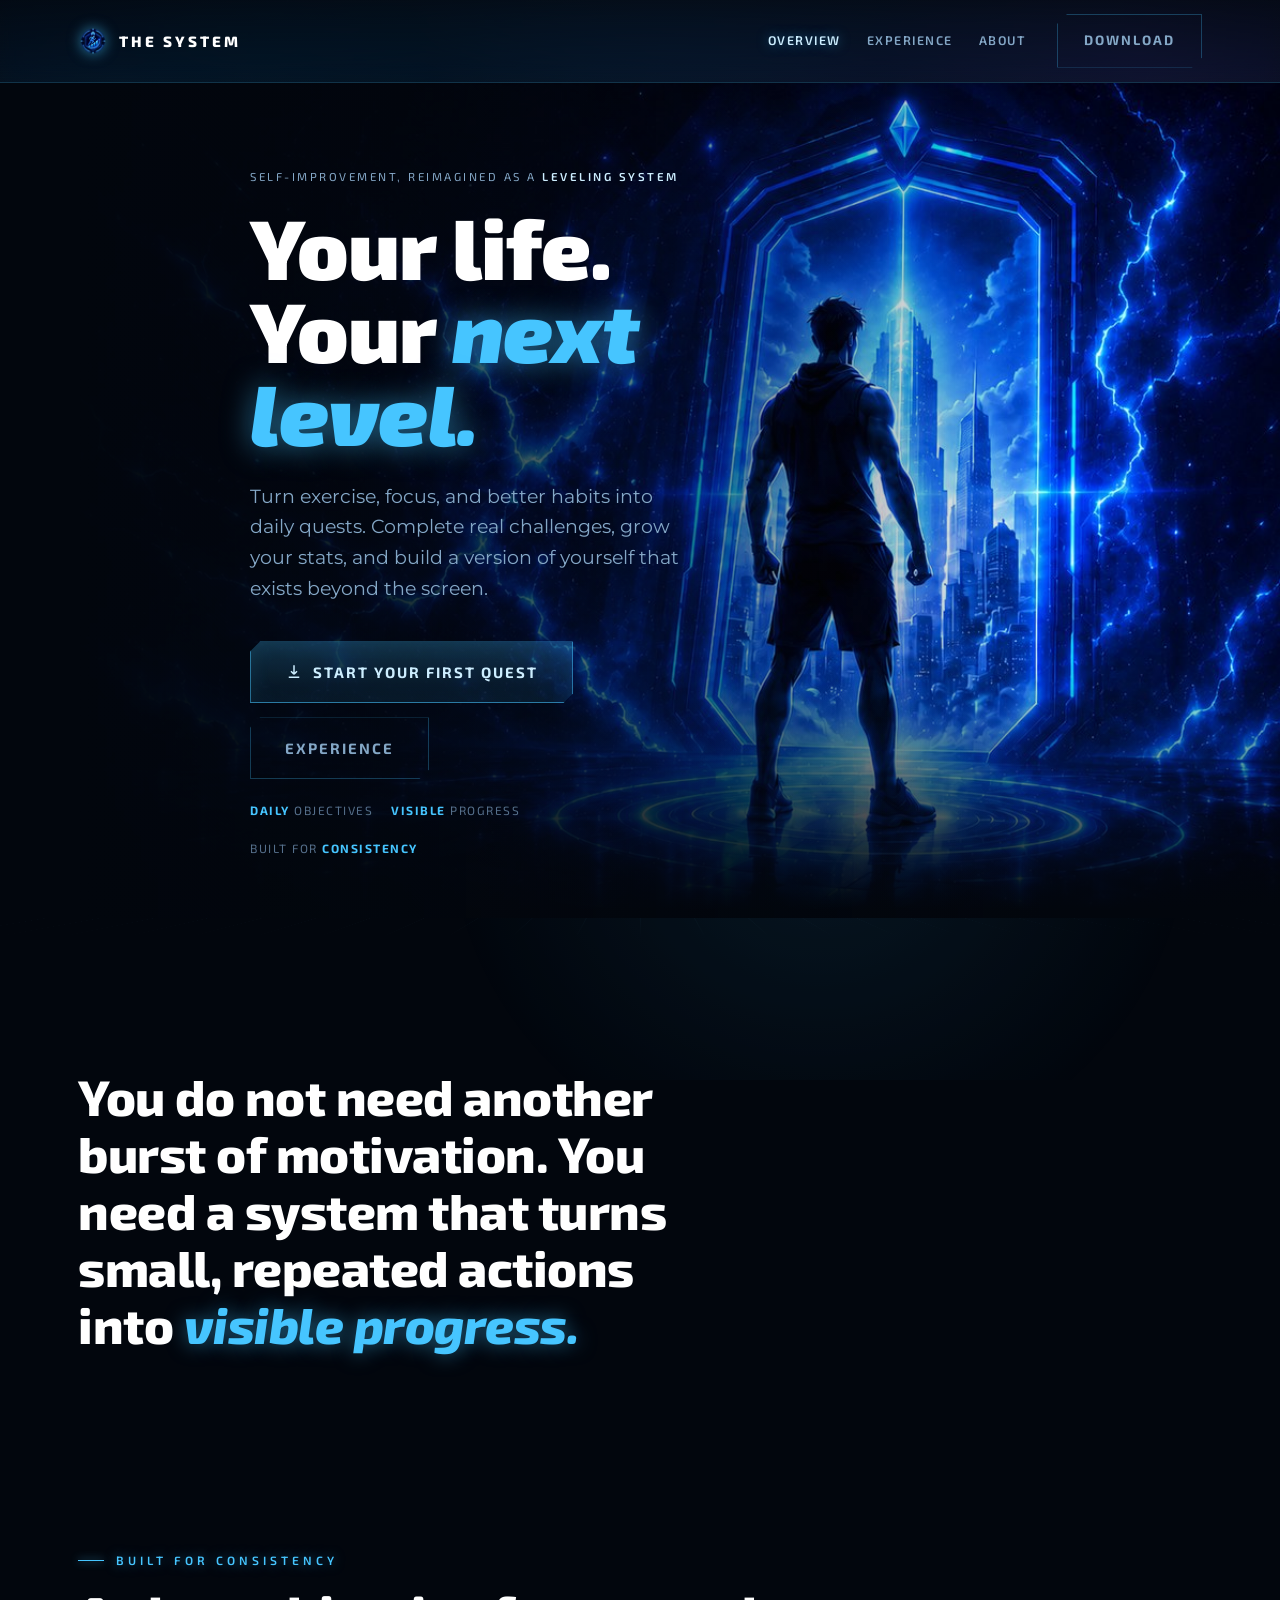
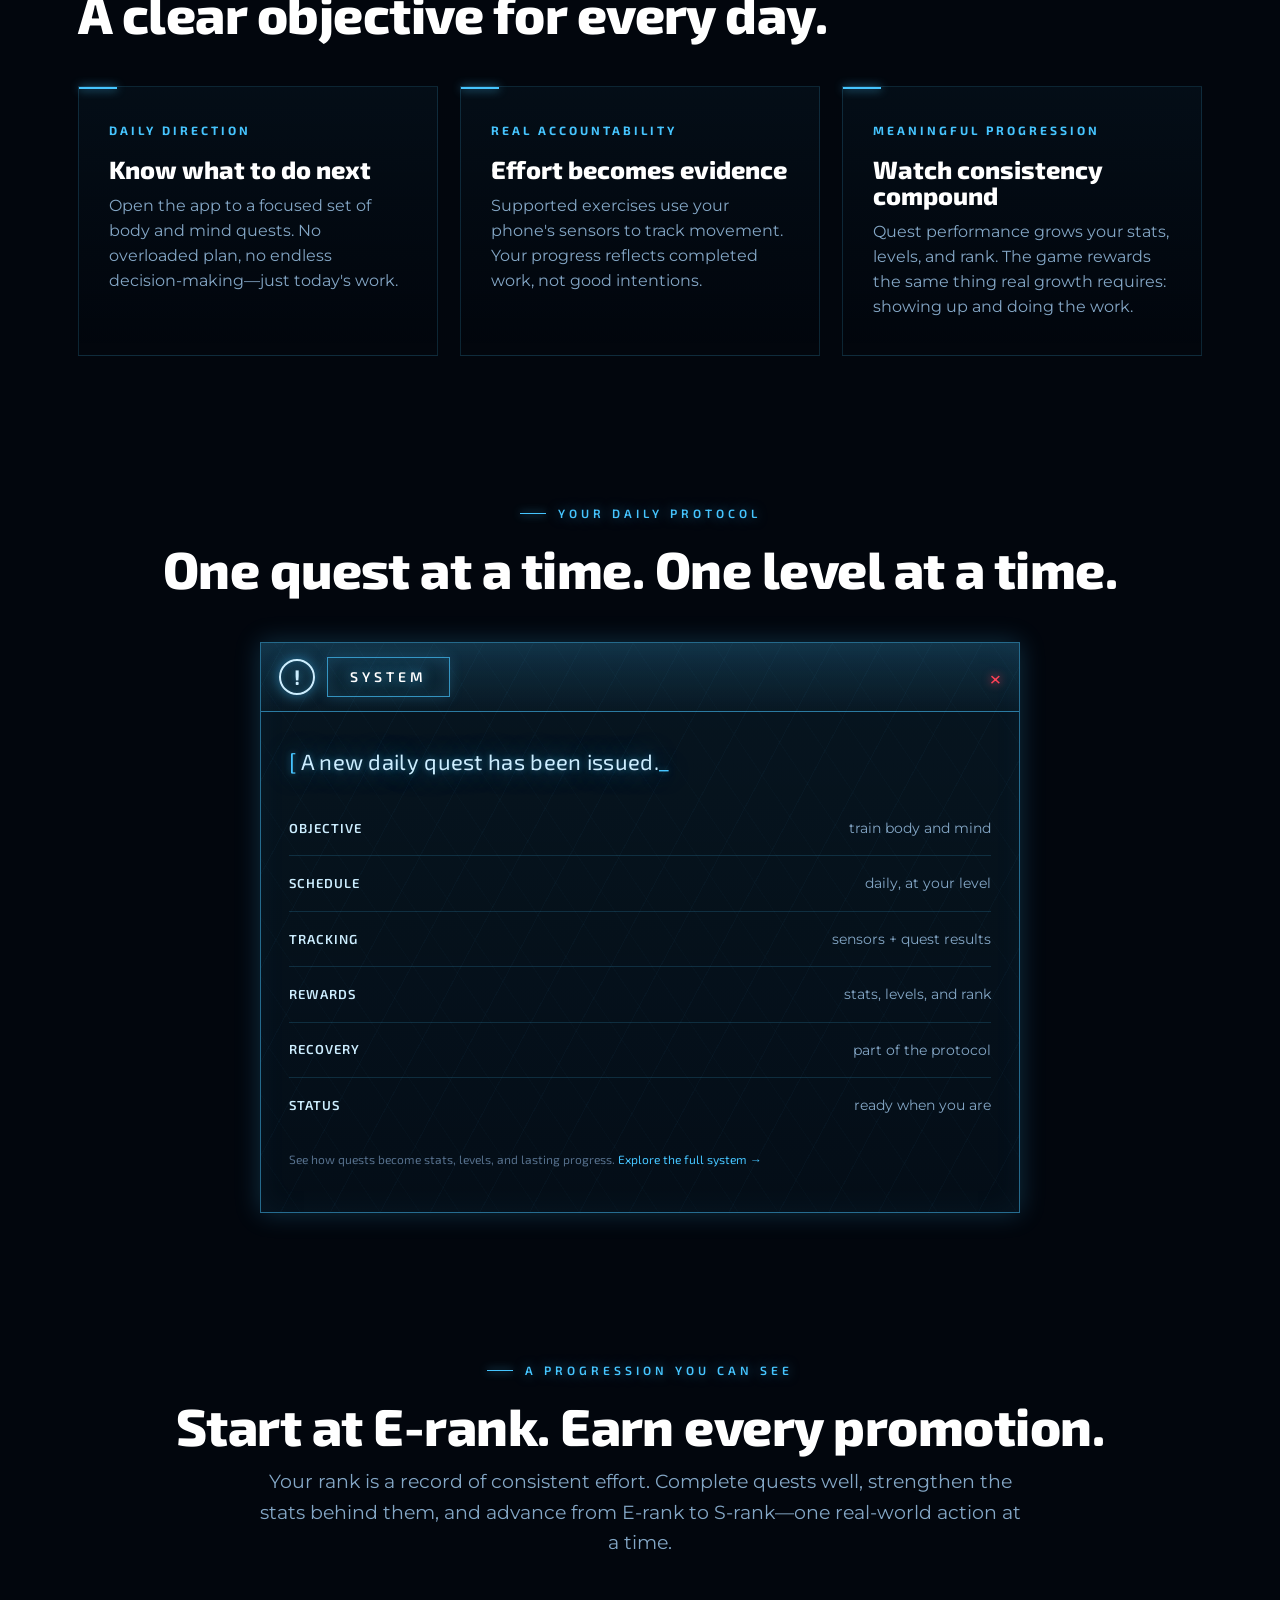
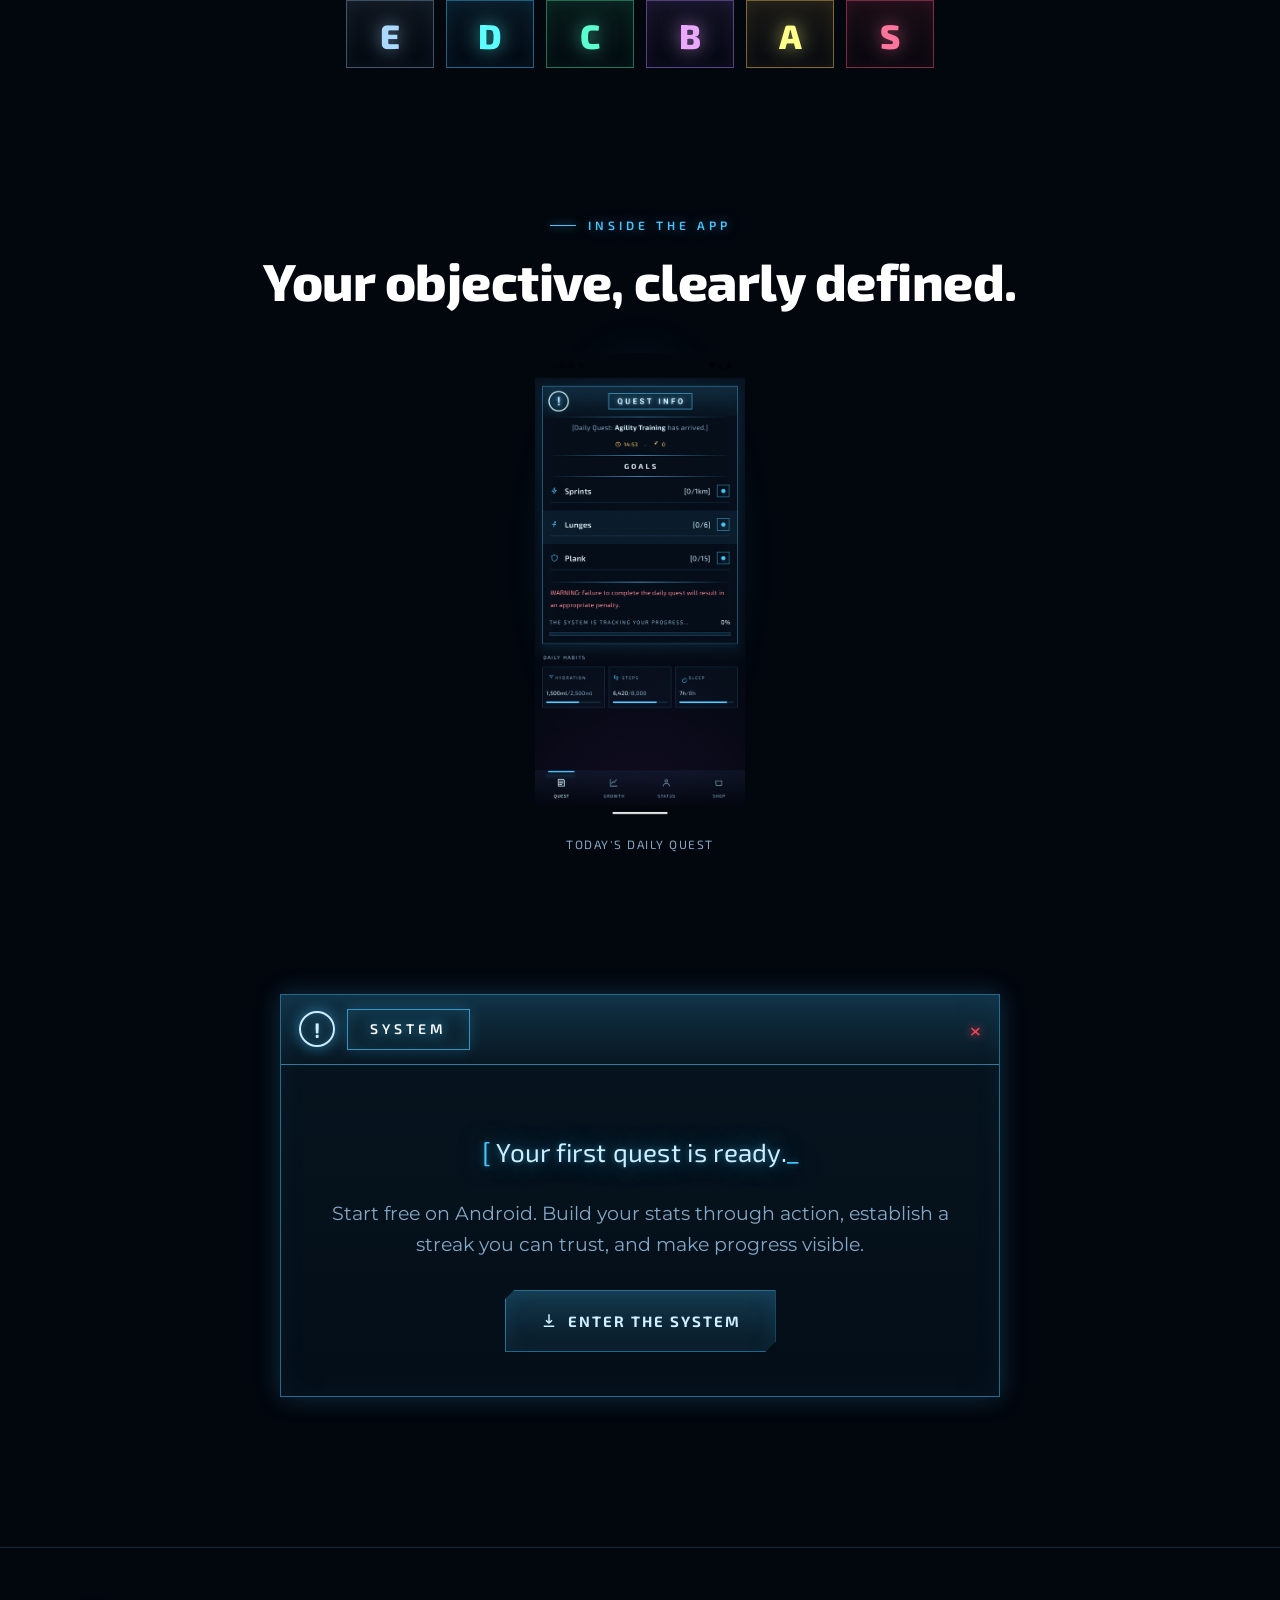
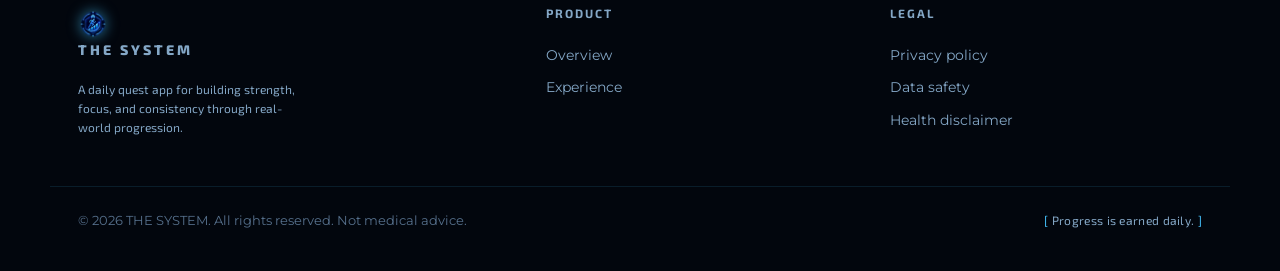
<file: index.html>
<!DOCTYPE html>
<html lang="en">
<head>
<meta charset="UTF-8" />
<meta name="viewport" content="width=device-width, initial-scale=1.0" />
<title>THE SYSTEM — Turn self-improvement into a daily quest</title>
<meta name="description" content="Build strength, focus, and consistency through daily quests. Track real progress, earn stats, and level up through real-world action." />
<link rel="preconnect" href="https://fonts.googleapis.com" />
<link rel="preconnect" href="https://fonts.gstatic.com" crossorigin />
<link href="https://fonts.googleapis.com/css2?family=Exo+2:wght@300;400;500;600;700;800;900&family=Montserrat:wght@400;500;600;700;800&display=swap" rel="stylesheet" />
<link rel="stylesheet" href="site/site.css" />
  <link rel="icon" type="image/png" href="site/img/store-icon.png" />
  <meta name="theme-color" content="#02060d" />
  <meta property="og:type" content="website" />
  <meta property="og:image" content="site/img/banner.jpg" />
  <meta name="twitter:card" content="summary_large_image" />
  <meta name="twitter:image" content="site/img/banner.jpg" />
</head>
<body data-screen-label="Home">
<div class="bg-field"></div>
<div class="bg-scan"></div>

<!-- ============ NAV ============ -->
<header class="nav">
  <div class="nav-in">
    <a class="brand" href="index.html"><span class="mark"><img src="site/img/logo.png" alt="The System logo" /></span>THE&nbsp;SYSTEM</a>
    <nav class="nav-links">
      <a href="index.html" aria-current="page">Overview</a>
      <a href="the-system.html">Experience</a>
      <a href="about.html">About</a>
    </nav>
    <a class="btn ghost nav-cta" href="download.html">Download</a>
  </div>
</header>

<!-- ============ HERO ============ -->
<section class="phero">
  <div class="phero-art"><img src="site/img/banner.jpg" alt="A hunter facing a glowing gate" fetchpriority="high" decoding="async" /></div>
  <div class="wrap">
    <div class="phero-in">
      <span class="inspired">Self-improvement, reimagined as a <b>leveling system</b></span>
      <h1 style="margin-top:18px;">Your life.<br />Your <em>next level.</em></h1>
      <p class="lead">Turn exercise, focus, and better habits into daily quests. Complete real challenges, grow your stats, and build a version of yourself that exists beyond the screen.</p>
      <div class="phero-cta">
        <a class="btn lg" href="download.html">
          <svg class="ico" viewBox="0 0 24 24" fill="none" stroke="currentColor" stroke-width="2"><path d="M12 3v12M12 15l-4-4M12 15l4-4M5 19h14"/></svg>
          Start your first quest
        </a>
        <a class="btn ghost lg" href="the-system.html">Experience</a>
      </div>
      <div class="phero-note">
        <span><b>Daily</b> objectives</span>
        <span><b>Visible</b> progress</span>
        <span>Built for <b>consistency</b></span>
      </div>
    </div>
  </div>
</section>

<!-- ============ MANIFESTO ============ -->
<section class="section-pad" style="padding-top:clamp(60px,8vw,100px);">
  <div class="wrap">
    <p class="manifesto reveal">You do not need another burst of motivation. You need a system that turns small, repeated actions into <span class="sys-accent">visible progress.</span></p>
  </div>
</section>

<!-- ============ THE LAW (was VALUE PROPS) ============ -->
<section class="section-pad" style="padding-top:0;">
  <div class="wrap">
    <div style="margin-bottom:46px;">
      <span class="eyebrow reveal">Built for consistency</span>
      <h2 class="reveal" data-delay="60" style="margin-top:16px;max-width:24ch;">A clear objective for every day.</h2>
    </div>
    <div class="grid-3">
      <div class="vcard reveal">
        <div class="vk">Daily direction</div>
        <h3>Know what to do next</h3>
        <p>Open the app to a focused set of body and mind quests. No overloaded plan, no endless decision-making—just today's work.</p>
      </div>
      <div class="vcard reveal" data-delay="90">
        <div class="vk">Real accountability</div>
        <h3>Effort becomes evidence</h3>
        <p>Supported exercises use your phone's sensors to track movement. Your progress reflects completed work, not good intentions.</p>
      </div>
      <div class="vcard reveal" data-delay="180">
        <div class="vk">Meaningful progression</div>
        <h3>Watch consistency compound</h3>
        <p>Quest performance grows your stats, levels, and rank. The game rewards the same thing real growth requires: showing up and doing the work.</p>
      </div>
    </div>
  </div>
</section>

<!-- ============ RECOVERED TRANSMISSION (replaces LOOP) ============ -->
<section class="section-pad" style="padding-top:0;">
  <div class="wrap">
    <div class="center" style="margin-bottom:46px;">
      <span class="eyebrow reveal">Your daily protocol</span>
      <h2 class="reveal" data-delay="60" style="margin-top:18px;">One quest at a time. One level at a time.</h2>
    </div>
    <div class="sys-win reveal" style="max-width:760px;margin:0 auto;padding:0;"><div class="tex"></div>
      <div class="win-header"><span class="win-bang">!</span><span class="win-titlebox">System</span><span class="win-x">&times;</span></div>
      <div class="win-body" style="padding:32px 28px 30px;">
        <p class="brk mono glow-txt" style="font-size:clamp(16px,2.2vw,22px);margin-top:0;" data-type="A new daily quest has been issued."></p>
        <div class="spec" style="margin-top:20px;">
          <div class="spec-row"><span class="k">Objective</span><span class="v">train body and mind</span></div>
          <div class="spec-row"><span class="k">Schedule</span><span class="v">daily, at your level</span></div>
          <div class="spec-row"><span class="k">Tracking</span><span class="v">sensors + quest results</span></div>
          <div class="spec-row"><span class="k">Rewards</span><span class="v">stats, levels, and rank</span></div>
          <div class="spec-row"><span class="k">Recovery</span><span class="v">part of the protocol</span></div>
          <div class="spec-row"><span class="k">Status</span><span class="v">ready when you are</span></div>
        </div>
        <p class="mini-note" style="margin-top:18px;text-transform:none;letter-spacing:0;">See how quests become stats, levels, and lasting progress. <a href="the-system.html">Explore the full system &rarr;</a></p>
      </div>
    </div>
  </div>
</section>

<!-- ============ THE CLIMB (ranks) ============ -->
<section class="section-pad" style="padding-top:0;">
  <div class="wrap center">
    <span class="eyebrow reveal">A progression you can see</span>
    <h2 class="reveal" data-delay="60" style="margin-top:18px;margin-bottom:14px;">Start at E-rank. Earn every promotion.</h2>
    <p class="lead reveal" data-delay="120" style="margin:0 auto 42px;">Your rank is a record of consistent effort. Complete quests well, strengthen the stats behind them, and advance from E-rank to S-rank—one real-world action at a time.</p>
    <div class="ranks reveal" data-delay="160">
      <div class="rank-pill" data-r="E"><div class="lt">E</div></div>
      <div class="rank-pill" data-r="D"><div class="lt">D</div></div>
      <div class="rank-pill" data-r="C"><div class="lt">C</div></div>
      <div class="rank-pill" data-r="B"><div class="lt">B</div></div>
      <div class="rank-pill" data-r="A"><div class="lt">A</div></div>
      <div class="rank-pill" data-r="S"><div class="lt">S</div></div>
    </div>
  </div>
</section>

<!-- ============ A GLIMPSE (app preview) ============ -->
<section class="section-pad" style="padding-top:0;">
  <div class="wrap">
    <div class="center" style="margin-bottom:46px;">
      <span class="eyebrow reveal">Inside the app</span>
      <h2 class="reveal" data-delay="60" style="margin-top:18px;">Your objective, clearly defined.</h2>
    </div>
    <div class="shots">
      <div class="shot reveal">
        <div class="device"><img src="site/img/app-quest.png" alt="The System's daily quest window" width="210" height="466" loading="lazy" decoding="async" /></div>
        <div class="cap">Today's daily quest</div>
      </div>
    </div>
  </div>
</section>

<!-- ============ DOWNLOAD CTA ============ -->
<section class="cta-band" style="padding-top:0;">
  <div class="wrap center">
    <div class="sys-win reveal" style="max-width:720px;margin:0 auto;padding:0;">
      <div class="win-header"><span class="win-bang">!</span><span class="win-titlebox">System</span><span class="win-x">&times;</span></div>
      <div class="win-body" style="padding:40px 32px 44px;">
        <p class="brk mono glow-txt" style="font-size:clamp(18px,2.4vw,26px);" data-type="Your first quest is ready."></p>
        <p class="lead" style="margin:18px auto 30px;">Start free on Android. Build your stats through action, establish a streak you can trust, and make progress visible.</p>
        <a class="btn lg" href="download.html">
          <svg class="ico" viewBox="0 0 24 24" fill="none" stroke="currentColor" stroke-width="2"><path d="M12 3v12M12 15l-4-4M12 15l4-4M5 19h14"/></svg>
          Enter the System
        </a>
      </div>
    </div>
  </div>
</section>

<!-- ============ FOOTER ============ -->
<footer class="footer">
  <div class="wrap footer-in">
    <div>
      <a class="brand" href="index.html" style="margin-bottom:14px;"><span class="mark"><img src="site/img/logo.png" alt="The System logo" /></span>THE&nbsp;SYSTEM</a>
      <p class="mini-note" style="text-transform:none;letter-spacing:0;color:var(--dim);max-width:36ch;">A daily quest app for building strength, focus, and consistency through real-world progression.</p>
    </div>
    <div>
      <h4>Product</h4>
      <a href="index.html">Overview</a>
      <a href="the-system.html">Experience</a>
    </div>
    <div>
      <h4>Legal</h4>
      <a href="privacy-policy.html">Privacy policy</a>
      <a href="#">Data safety</a>
      <a href="#">Health disclaimer</a>
    </div>
  </div>
  <div class="wrap legal">
    <span>&copy; <span id="year">2026</span> THE SYSTEM. All rights reserved. Not medical advice.</span>
    <span class="brk">Progress is earned daily.</span>
  </div>
</footer>

<script src="site/site.js"></script>
</body>
</html>
</file>
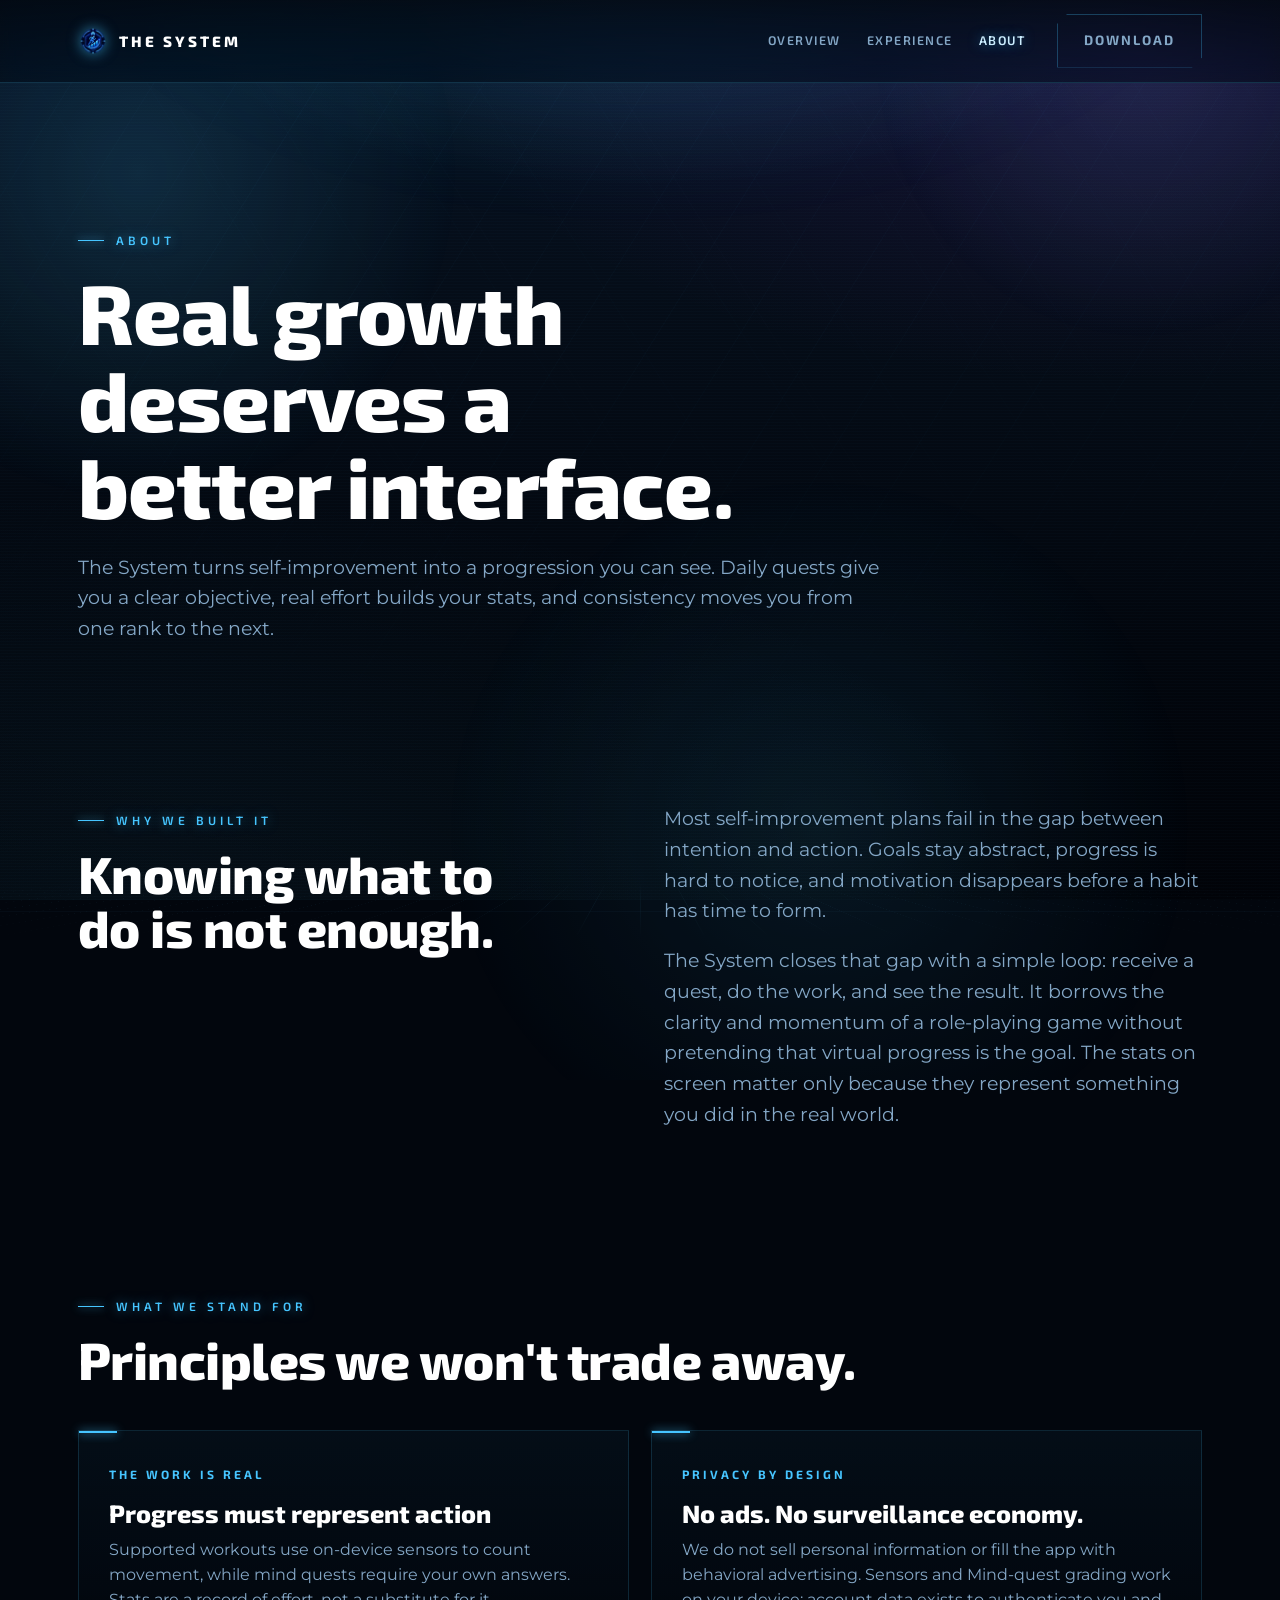
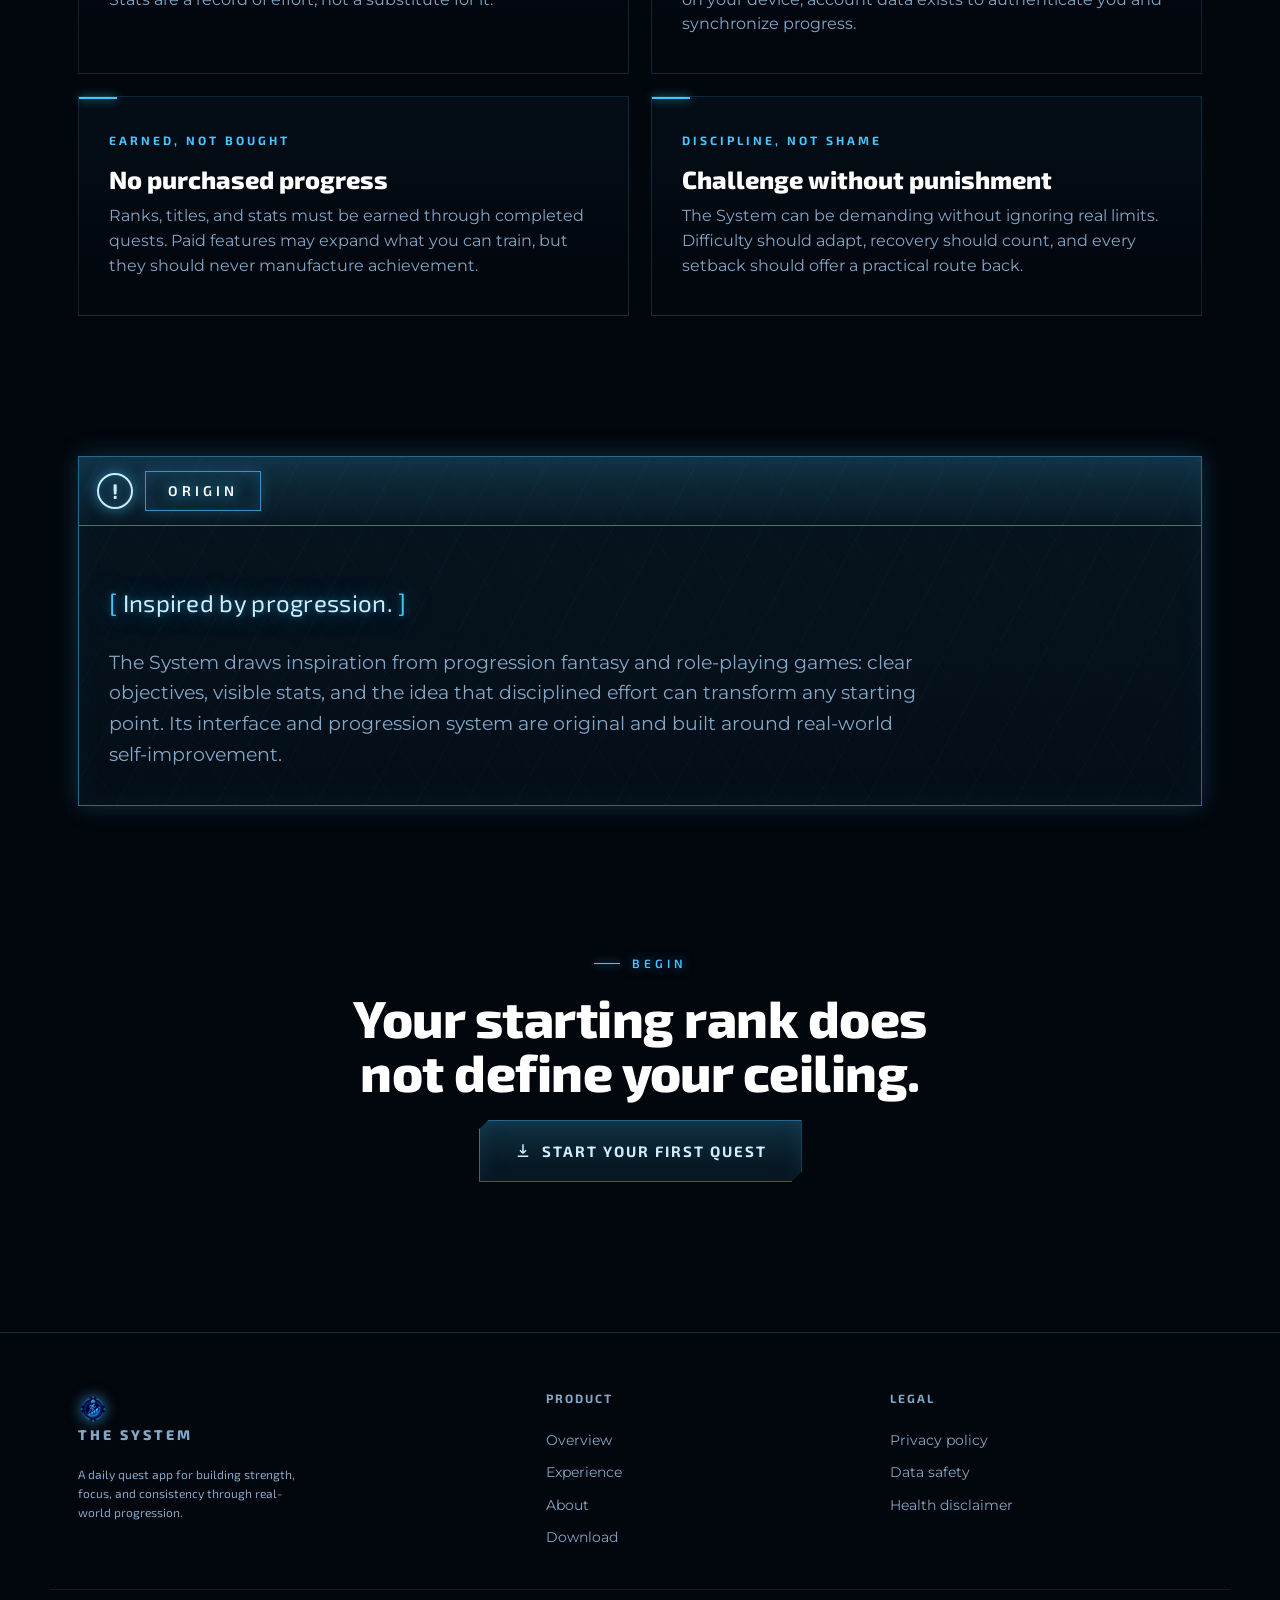
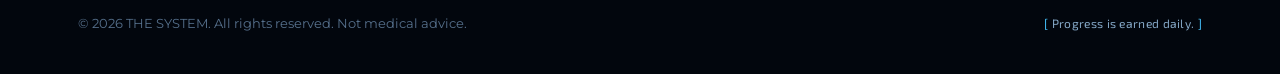
<file: about.html>
<!DOCTYPE html>
<html lang="en">
<head>
<meta charset="UTF-8" />
<meta name="viewport" content="width=device-width, initial-scale=1.0" />
<title>About — THE SYSTEM</title>
<meta name="description" content="Why we built The System: a self-improvement app that turns daily exercise, focused thinking, and consistent effort into visible progress." />
<link rel="preconnect" href="https://fonts.googleapis.com" />
<link rel="preconnect" href="https://fonts.gstatic.com" crossorigin />
<link href="https://fonts.googleapis.com/css2?family=Exo+2:wght@300;400;500;600;700;800;900&family=Montserrat:wght@400;500;600;700;800&display=swap" rel="stylesheet" />
<link rel="stylesheet" href="site/site.css" />
  <link rel="icon" type="image/png" href="site/img/store-icon.png" />
  <meta name="theme-color" content="#02060d" />
  <meta property="og:type" content="website" />
  <meta property="og:image" content="site/img/banner.jpg" />
  <meta name="twitter:card" content="summary_large_image" />
  <meta name="twitter:image" content="site/img/banner.jpg" />
</head>
<body data-screen-label="About">
<div class="bg-field"></div>
<div class="bg-scan"></div>

<header class="nav">
  <div class="nav-in">
    <a class="brand" href="index.html"><span class="mark"><img src="site/img/logo.png" alt="The System logo" /></span>THE&nbsp;SYSTEM</a>
    <nav class="nav-links">
      <a href="index.html">Overview</a>
      <a href="the-system.html">Experience</a>
      <a href="about.html" aria-current="page">About</a>
    </nav>
    <a class="btn ghost nav-cta" href="download.html">Download</a>
  </div>
</header>

<!-- ===== HERO ===== -->
<section class="section-pad" style="padding-bottom:0;">
  <div class="wrap">
    <span class="eyebrow reveal">About</span>
    <h1 class="reveal" data-delay="60" style="margin-top:18px;max-width:16ch;">Real growth deserves a better interface.</h1>
    <p class="lead reveal" data-delay="120" style="margin-top:22px;max-width:62ch;">The System turns self-improvement into a progression you can see. Daily quests give you a clear objective, real effort builds your stats, and consistency moves you from one rank to the next.</p>
  </div>
</section>

<!-- ===== MISSION ===== -->
<section class="section-pad">
  <div class="wrap">
    <div class="grid-2" style="gap:48px;align-items:start;">
      <div>
        <span class="eyebrow reveal">Why we built it</span>
        <h2 class="reveal" data-delay="60" style="margin-top:16px;max-width:18ch;">Knowing what to do is not enough.</h2>
      </div>
      <div class="reveal" data-delay="120">
        <p class="lead" style="margin-top:0;">Most self-improvement plans fail in the gap between intention and action. Goals stay abstract, progress is hard to notice, and motivation disappears before a habit has time to form.</p>
        <p class="lead" style="margin-top:16px;">The System closes that gap with a simple loop: receive a quest, do the work, and see the result. It borrows the clarity and momentum of a role-playing game without pretending that virtual progress is the goal. The stats on screen matter only because they represent something you did in the real world.</p>
      </div>
    </div>
  </div>
</section>

<!-- ===== PRINCIPLES ===== -->
<section class="section-pad" style="padding-top:0;">
  <div class="wrap">
    <div style="margin-bottom:44px;">
      <span class="eyebrow reveal">What we stand for</span>
      <h2 class="reveal" data-delay="60" style="margin-top:16px;">Principles we won't trade away.</h2>
    </div>
    <div class="grid-2">
      <div class="vcard reveal">
        <div class="vk">The work is real</div>
        <h3>Progress must represent action</h3>
        <p>Supported workouts use on-device sensors to count movement, while mind quests require your own answers. Stats are a record of effort, not a substitute for it.</p>
      </div>
      <div class="vcard reveal" data-delay="80">
        <div class="vk">Privacy by design</div>
        <h3>No ads. No surveillance economy.</h3>
        <p>We do not sell personal information or fill the app with behavioral advertising. Sensors and Mind-quest grading work on your device; account data exists to authenticate you and synchronize progress.</p>
      </div>
      <div class="vcard reveal" data-delay="160">
        <div class="vk">Earned, not bought</div>
        <h3>No purchased progress</h3>
        <p>Ranks, titles, and stats must be earned through completed quests. Paid features may expand what you can train, but they should never manufacture achievement.</p>
      </div>
      <div class="vcard reveal" data-delay="240">
        <div class="vk">Discipline, not shame</div>
        <h3>Challenge without punishment</h3>
        <p>The System can be demanding without ignoring real limits. Difficulty should adapt, recovery should count, and every setback should offer a practical route back.</p>
      </div>
    </div>
  </div>
</section>

<!-- ===== INSPIRED BY ===== -->
<section class="section-pad" style="padding-top:0;">
  <div class="wrap">
    <div class="sys-win reveal" style="padding:0;">
      <div class="tex"></div>
      <div class="win-header"><span class="win-bang">!</span><span class="win-titlebox">Origin</span></div>
      <div class="win-body" style="padding:34px 30px 36px;">
        <p class="brk mono glow-txt" style="font-size:clamp(17px,2.2vw,24px);">Inspired by progression.</p>
        <p class="lead" style="margin:16px 0 0;max-width:66ch;">The System draws inspiration from progression fantasy and role-playing games: clear objectives, visible stats, and the idea that disciplined effort can transform any starting point. Its interface and progression system are original and built around real-world self-improvement.</p>
      </div>
    </div>
  </div>
</section>

<!-- ===== CTA ===== -->
<section class="cta-band" style="padding-top:0;">
  <div class="wrap center">
    <span class="eyebrow reveal" style="justify-content:center;">Begin</span>
    <h2 class="reveal" data-delay="60" style="margin:16px auto 22px;max-width:18ch;">Your starting rank does not define your ceiling.</h2>
    <div class="reveal" data-delay="120">
      <a class="btn lg" href="download.html">
        <svg class="ico" viewBox="0 0 24 24" fill="none" stroke="currentColor" stroke-width="2"><path d="M12 3v12M12 15l-4-4M12 15l4-4M5 19h14"/></svg>
        Start your first quest
      </a>
    </div>
  </div>
</section>

<!-- ===== FOOTER ===== -->
<footer class="footer">
  <div class="wrap footer-in">
    <div>
      <a class="brand" href="index.html" style="margin-bottom:14px;"><span class="mark"><img src="site/img/logo.png" alt="The System logo" /></span>THE&nbsp;SYSTEM</a>
      <p class="mini-note" style="text-transform:none;letter-spacing:0;color:var(--dim);max-width:36ch;">A daily quest app for building strength, focus, and consistency through real-world progression.</p>
    </div>
    <div>
      <h4>Product</h4>
      <a href="index.html">Overview</a>
      <a href="the-system.html">Experience</a>
      <a href="about.html">About</a>
      <a href="download.html">Download</a>
    </div>
    <div>
      <h4>Legal</h4>
      <a href="privacy-policy.html">Privacy policy</a>
      <a href="#">Data safety</a>
      <a href="#">Health disclaimer</a>
    </div>
  </div>
  <div class="wrap legal">
    <span>&copy; <span id="year">2026</span> THE SYSTEM. All rights reserved. Not medical advice.</span>
    <span class="brk">Progress is earned daily.</span>
  </div>
</footer>

<script src="site/site.js"></script>
</body>
</html>
</file>
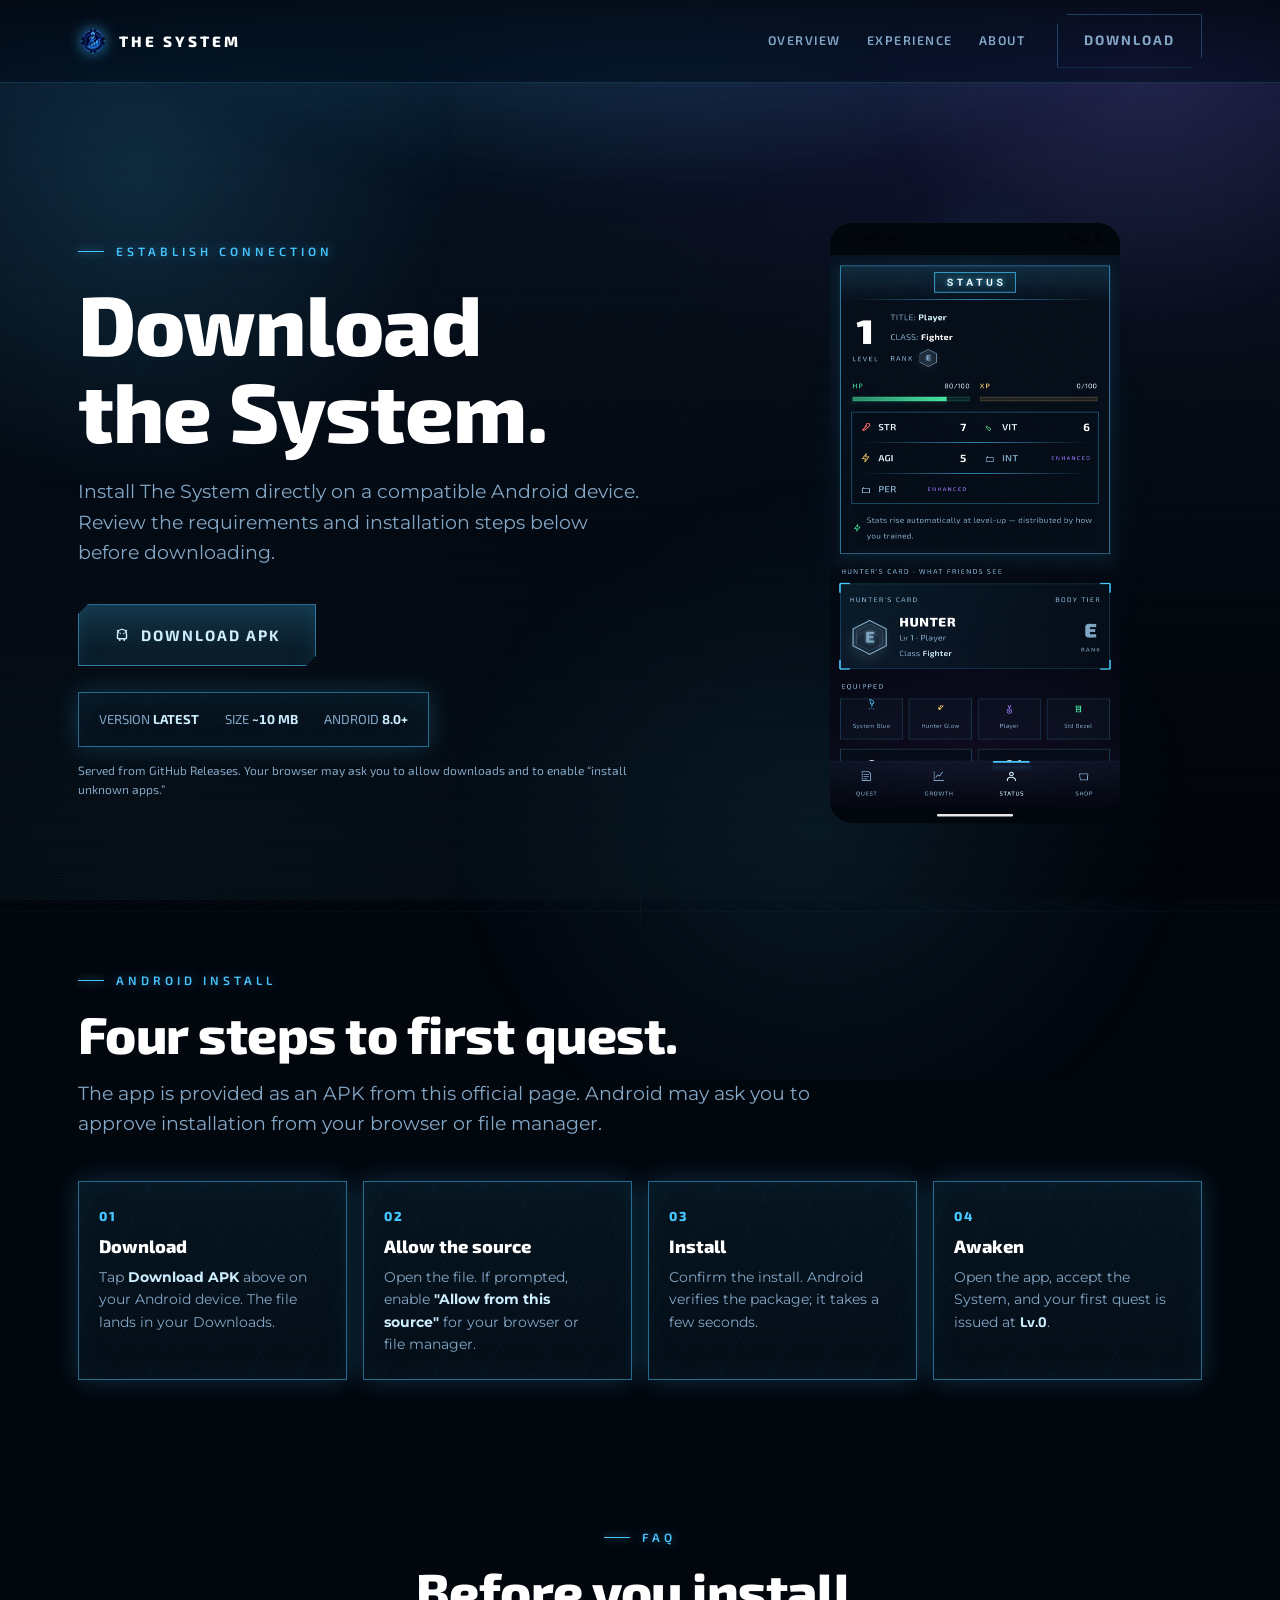
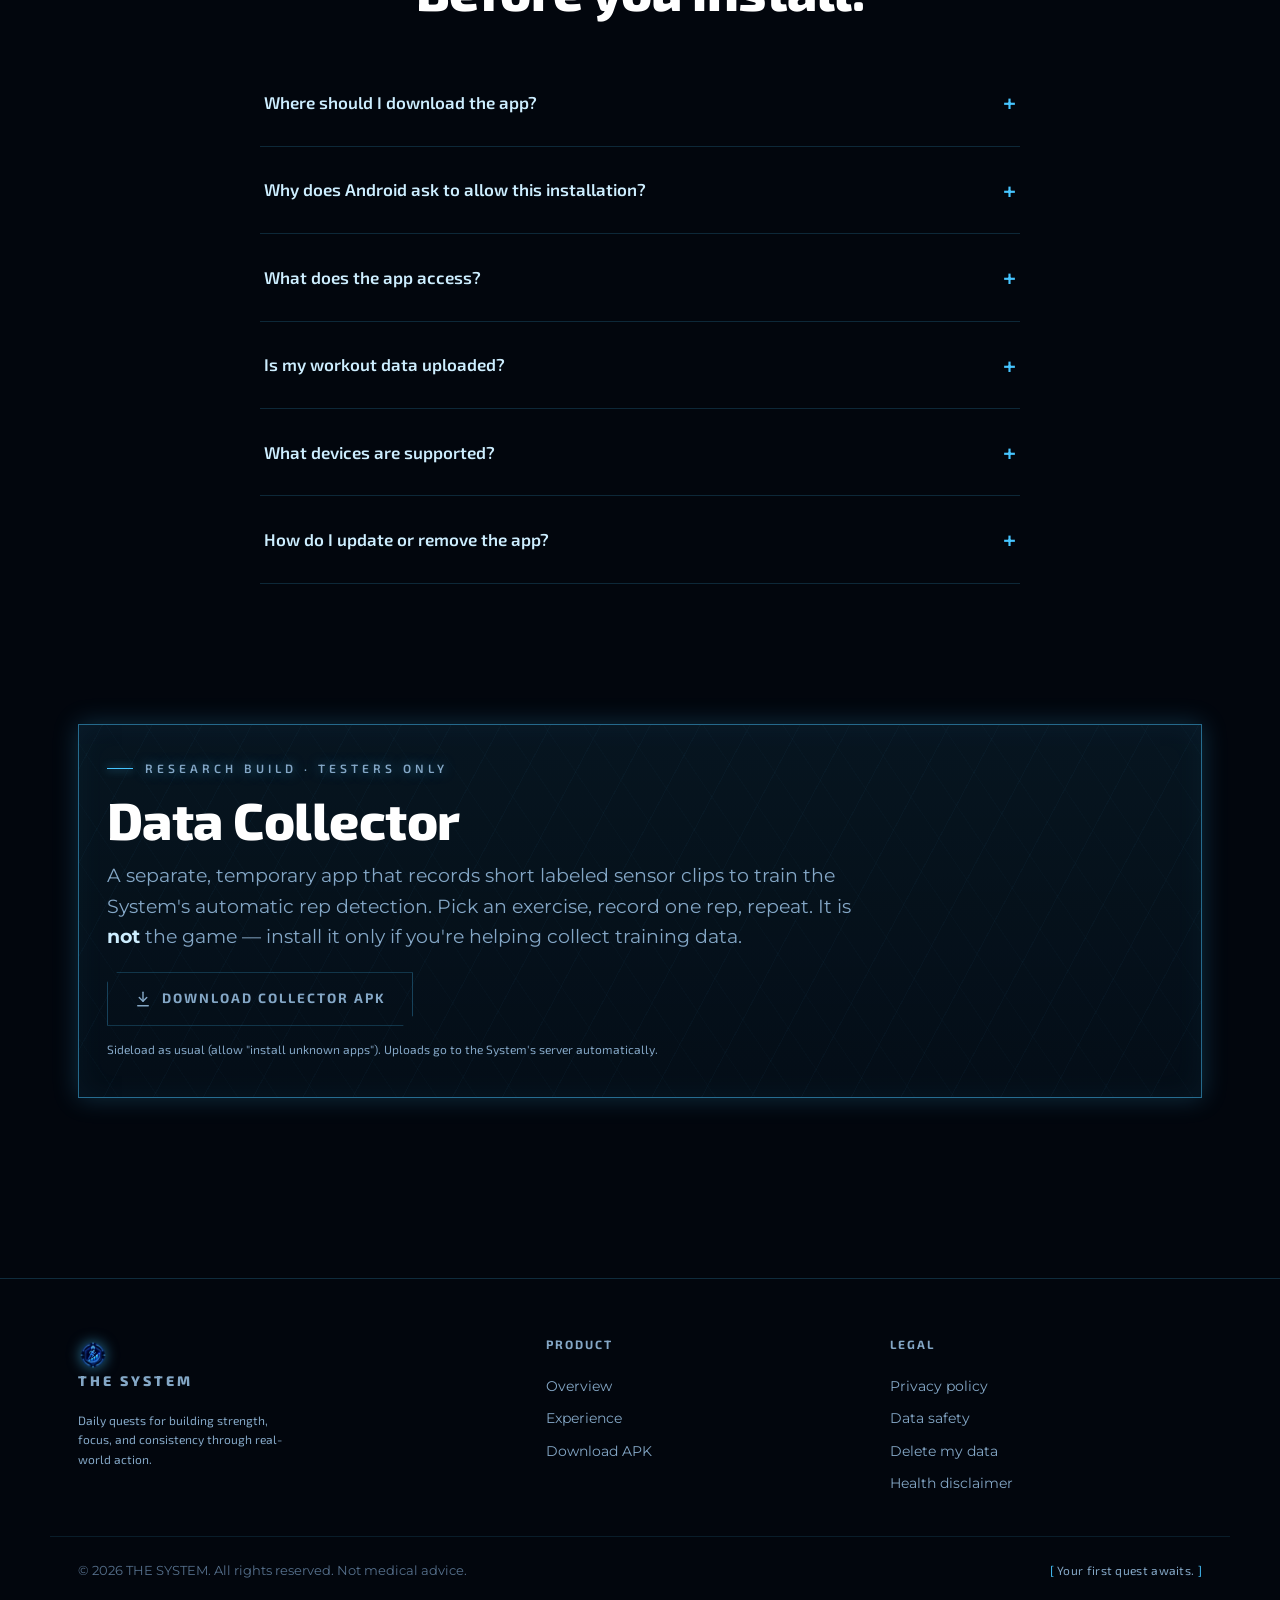
<file: download.html>
<!DOCTYPE html>
<html lang="en">
<head>
<meta charset="UTF-8" />
<meta name="viewport" content="width=device-width, initial-scale=1.0" />
<title>Download — THE SYSTEM</title>
<meta name="description" content="Download The System for Android and review installation steps, compatibility, permissions, privacy, and update guidance." />
<link rel="preconnect" href="https://fonts.googleapis.com" />
<link rel="preconnect" href="https://fonts.gstatic.com" crossorigin />
<link href="https://fonts.googleapis.com/css2?family=Exo+2:wght@300;400;500;600;700;800;900&family=Montserrat:wght@400;500;600;700;800&display=swap" rel="stylesheet" />
<link rel="stylesheet" href="site/site.css" />
  <link rel="icon" type="image/png" href="site/img/store-icon.png" />
  <meta name="theme-color" content="#02060d" />
  <meta property="og:type" content="website" />
  <meta property="og:image" content="site/img/banner.jpg" />
  <meta name="twitter:card" content="summary_large_image" />
  <meta name="twitter:image" content="site/img/banner.jpg" />
</head>
<body data-screen-label="Download">
<div class="bg-field"></div>
<div class="bg-scan"></div>

<header class="nav">
  <div class="nav-in">
    <a class="brand" href="index.html"><span class="mark"><img src="site/img/logo.png" alt="The System logo" /></span>THE&nbsp;SYSTEM</a>
    <nav class="nav-links">
      <a href="index.html">Overview</a>
      <a href="the-system.html">Experience</a>
      <a href="about.html">About</a>
    </nav>
    <a class="btn ghost nav-cta" href="#get">Download</a>
  </div>
</header>

<!-- ===== DOWNLOAD HERO ===== -->
<section class="section-pad" id="get" style="padding-bottom:0;">
  <div class="wrap hero-layout" style="align-items:center;">
    <div>
      <span class="eyebrow reveal">Establish connection</span>
      <h1 class="reveal" data-delay="60" style="margin-top:18px;max-width:12ch;">Download<br />the&nbsp;System.</h1>
      <p class="lead reveal" data-delay="120" style="margin-top:22px;">Install The System directly on a compatible Android device. Review the requirements and installation steps below before downloading.</p>

      <!-- Direct download straight from GitHub Releases (the-system-official). No file is hosted on the
           site/backend; the app's in-app updater pulls from the same latest-asset URL. -->
      <div class="hero-cta reveal" data-delay="160">
        <a class="btn lg" id="apk-btn" href="https://github.com/Khoality-dev/the-system-official/releases/latest/download/the-system.apk" download>
          <svg class="ico" viewBox="0 0 24 24" fill="none" stroke="currentColor" stroke-width="1.9" stroke-linecap="round" stroke-linejoin="round" aria-hidden="true">
            <path d="M7.5 8.2 6 5.9M16.5 8.2 18 5.9" />
            <path d="M6 10.5a6 6 0 0 1 12 0V16a1 1 0 0 1-1 1H7a1 1 0 0 1-1-1v-5.5Z" />
            <path d="M9.6 10h.01M14.4 10h.01" />
            <path d="M9 17v2.2M15 17v2.2" />
          </svg>
          Download APK
        </a>
      </div>

      <div class="sys-win reveal" data-delay="200" style="margin-top:26px;padding:16px 20px;display:inline-flex;gap:26px;flex-wrap:wrap;">
        <div class="tex"></div>
        <span class="mono" style="font-size:13px;color:var(--dim);">VERSION <b id="apk-version" style="color:var(--bright)">LATEST</b></span>
        <span class="mono" style="font-size:13px;color:var(--dim);">SIZE <b id="apk-size" style="color:var(--bright)">~10&nbsp;MB</b></span>
        <span class="mono" style="font-size:13px;color:var(--dim);">ANDROID <b style="color:var(--bright)">8.0+</b></span>
      </div>
      <p id="apk-note" class="mini-note reveal" data-delay="240" style="margin-top:14px;text-transform:none;letter-spacing:0;color:var(--dim);">Served from GitHub Releases. Your browser may ask you to allow downloads and to enable “install unknown apps.”</p>
    </div>

    <div>
      <div class="device float"><img src="site/img/app-status.png" alt="The System status screen" width="270" height="600" decoding="async" fetchpriority="high" /></div>
    </div>
  </div>
</section>

<!-- ===== INSTALL STEPS ===== -->
<section class="section-pad">
  <div class="wrap">
    <div style="margin-bottom:42px;">
      <span class="eyebrow reveal">Android install</span>
      <h2 class="reveal" data-delay="60" style="margin-top:16px;max-width:20ch;">Four steps to first quest.</h2>
      <p class="lead reveal" data-delay="120" style="margin-top:18px;">The app is provided as an APK from this official page. Android may ask you to approve installation from your browser or file manager.</p>
    </div>
    <div class="loop">
      <div class="sys-win loop-step reveal"><div class="tex"></div>
        <span class="n">01</span><h3>Download</h3>
        <p>Tap <b style="color:var(--bright)">Download APK</b> above on your Android device. The file lands in your Downloads.</p>
      </div>
      <div class="sys-win loop-step reveal" data-delay="80"><div class="tex"></div>
        <span class="n">02</span><h3>Allow the source</h3>
        <p>Open the file. If prompted, enable <b style="color:var(--bright)">"Allow from this source"</b> for your browser or file manager.</p>
      </div>
      <div class="sys-win loop-step reveal" data-delay="160"><div class="tex"></div>
        <span class="n">03</span><h3>Install</h3>
        <p>Confirm the install. Android verifies the package; it takes a few seconds.</p>
      </div>
      <div class="sys-win loop-step reveal" data-delay="240"><div class="tex"></div>
        <span class="n">04</span><h3>Awaken</h3>
        <p>Open the app, accept the System, and your first quest is issued at <b class="mono" style="color:var(--bright)">Lv.0</b>.</p>
      </div>
    </div>
  </div>
</section>

<!-- ===== FAQ ===== -->
<section class="section-pad" style="padding-top:0;">
  <div class="wrap">
    <div class="center" style="margin-bottom:42px;">
      <span class="eyebrow reveal">FAQ</span>
      <h2 class="reveal" data-delay="60" style="margin-top:16px;">Before you install.</h2>
    </div>
    <div class="faq reveal" data-delay="100">
      <details><summary>Where should I download the app?</summary><p>Use the download button on this page. Avoid copies hosted by third parties, and confirm that your browser remains on this official website before installing.</p></details>
      <details><summary>Why does Android ask to allow this installation?</summary><p>Android requires confirmation before installing an APK obtained through a browser or file manager. Approve only the app you used to open this official download, then disable that permission afterward if you prefer.</p></details>
      <details><summary>What does the app access?</summary><p>The app uses motion sensors during supported exercises and internet access for features that require an online connection. It does not request access to your contacts, camera, microphone, or precise location. See the privacy policy for current details.</p></details>
      <details><summary>Is my workout data uploaded?</summary><p>Raw motion-sensor readings are processed on your device and are not stored or uploaded. Account and synchronized progress data are handled as described in the privacy policy.</p></details>
      <details><summary>What devices are supported?</summary><p>You need Android 8.0 or newer and approximately 24&nbsp;MB of free storage. Motion-sensor availability varies by device and may affect automatic rep tracking.</p></details>
      <details><summary>How do I update or remove the app?</summary><p>Install a newer official APK over the existing app to update it. To remove The System, use Android Settings as you would for any other app. Review your account settings separately if you also want to export or delete synchronized data.</p></details>
    </div>
  </div>
</section>

<!-- ===== DATA COLLECTOR (research tool, separate from the app) ===== -->
<section class="section-pad" style="padding-top:0;">
  <div class="wrap">
    <div class="sys-win reveal" style="padding:26px 28px;">
      <div class="tex"></div>
      <span class="eyebrow" style="color:var(--dim);">Research build · testers only</span>
      <h2 class="reveal" data-delay="60" style="margin-top:14px;max-width:22ch;">Data Collector</h2>
      <p class="lead reveal" data-delay="100" style="margin-top:14px;max-width:60ch;">
        A separate, temporary app that records short labeled sensor clips to train the System's
        automatic rep detection. Pick an exercise, record one rep, repeat. It is <b style="color:var(--bright)">not</b>
        the game — install it only if you're helping collect training data.
      </p>
      <div class="hero-cta reveal" data-delay="140" style="margin-top:20px;">
        <a class="btn ghost" id="collector-btn" download
           href="https://github.com/Khoality-dev/the-system-official/releases/download/collector-v0.1.6/the-system-collector.apk">
          <svg class="ico" viewBox="0 0 24 24" fill="none" stroke="currentColor" stroke-width="1.9" stroke-linecap="round" stroke-linejoin="round" aria-hidden="true">
            <path d="M12 3v12" /><path d="m7 10 5 5 5-5" /><path d="M5 21h14" />
          </svg>
          Download Collector APK
        </a>
      </div>
      <p class="mini-note" style="margin-top:14px;text-transform:none;letter-spacing:0;color:var(--dim);">
        Sideload as usual (allow "install unknown apps"). Uploads go to the System's server automatically.
      </p>
    </div>
  </div>
</section>

<footer class="footer">
  <div class="wrap footer-in">
    <div>
      <a class="brand" href="index.html" style="margin-bottom:14px;"><span class="mark"><img src="site/img/logo.png" alt="The System logo" /></span>THE&nbsp;SYSTEM</a>
      <p class="mini-note" style="text-transform:none;letter-spacing:0;color:var(--dim);max-width:34ch;">Daily quests for building strength, focus, and consistency through real-world action.</p>
    </div>
    <div>
      <h4>Product</h4>
      <a href="index.html">Overview</a>
      <a href="the-system.html">Experience</a>
      <a href="download.html">Download APK</a>
    </div>
    <div>
      <h4>Legal</h4>
      <a href="privacy-policy.html">Privacy policy</a>
      <a href="#">Data safety</a>
      <a href="#">Delete my data</a>
      <a href="#">Health disclaimer</a>
    </div>
  </div>
  <div class="wrap legal">
    <span>&copy; <span id="year">2026</span> THE SYSTEM. All rights reserved. Not medical advice.</span>
    <span class="brk">Your first quest awaits.</span>
  </div>
</footer>

<script src="site/site.js"></script>
</body>
</html>
</file>
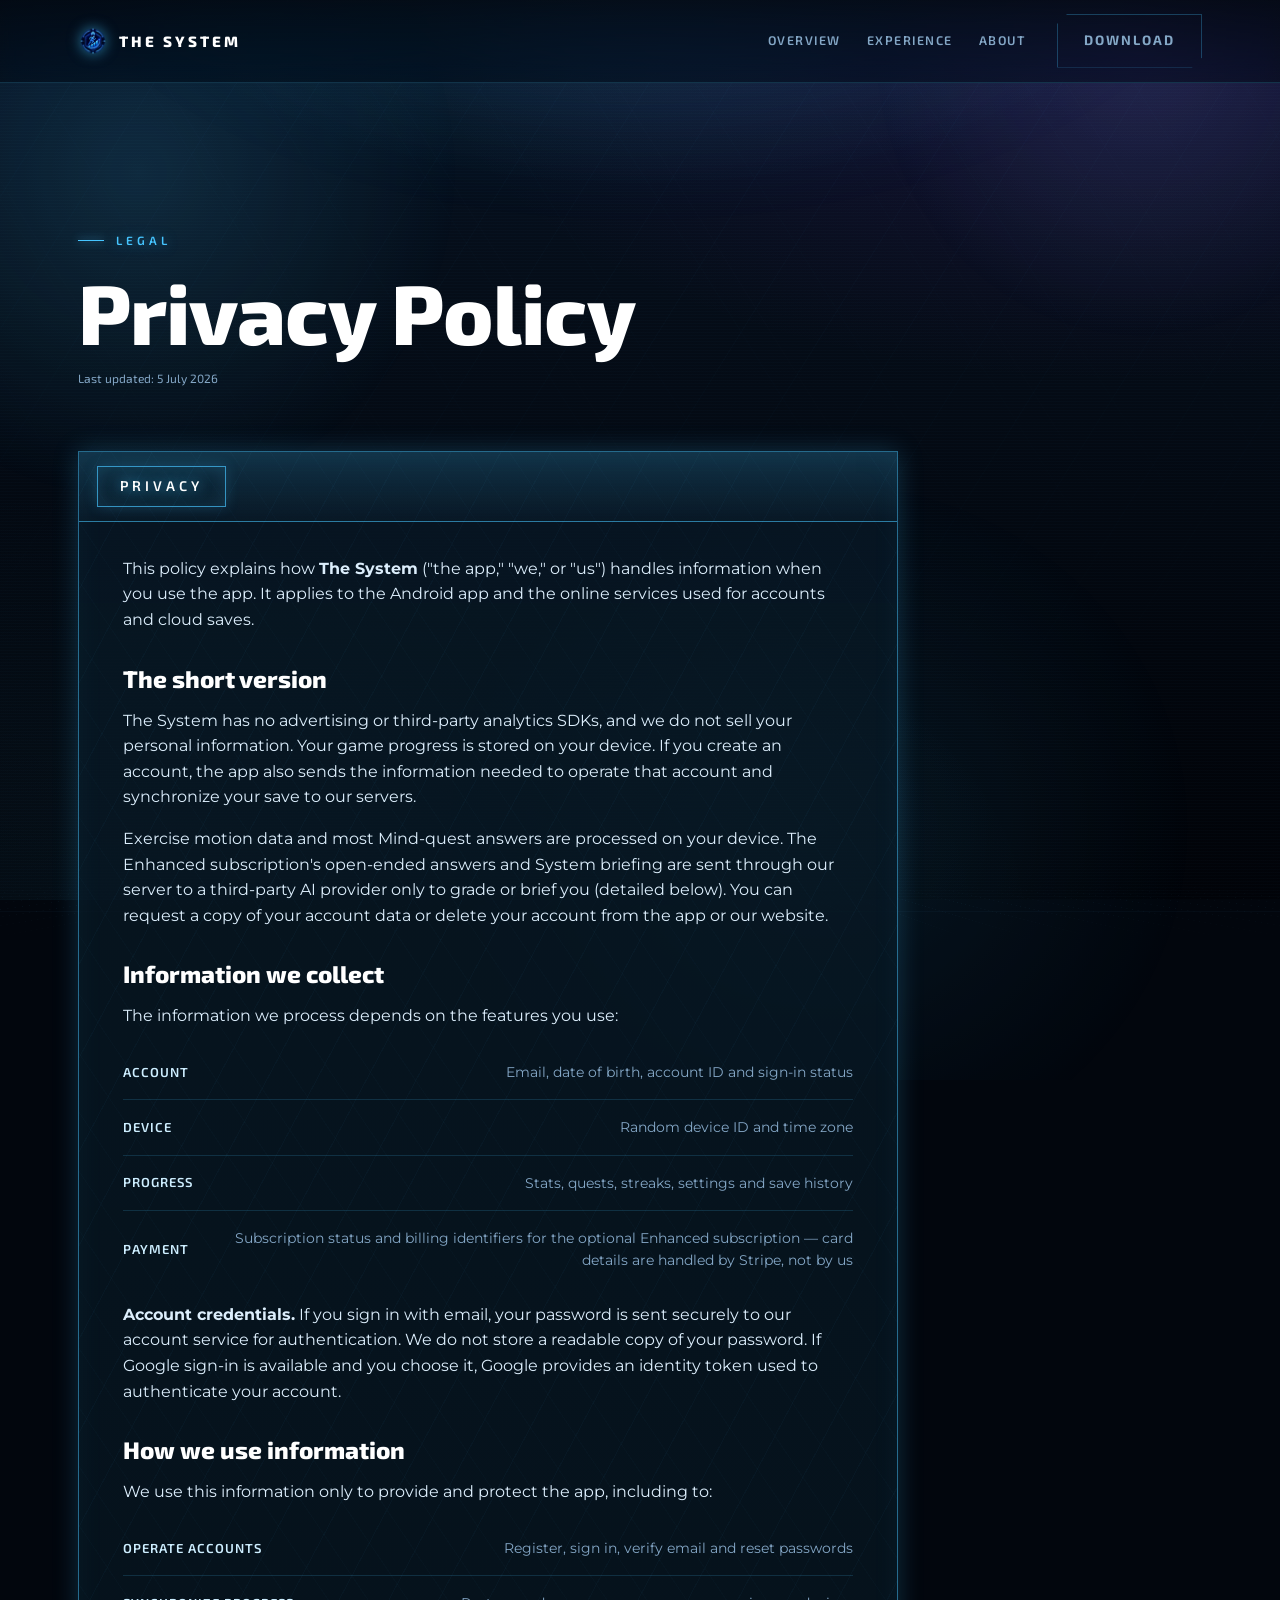
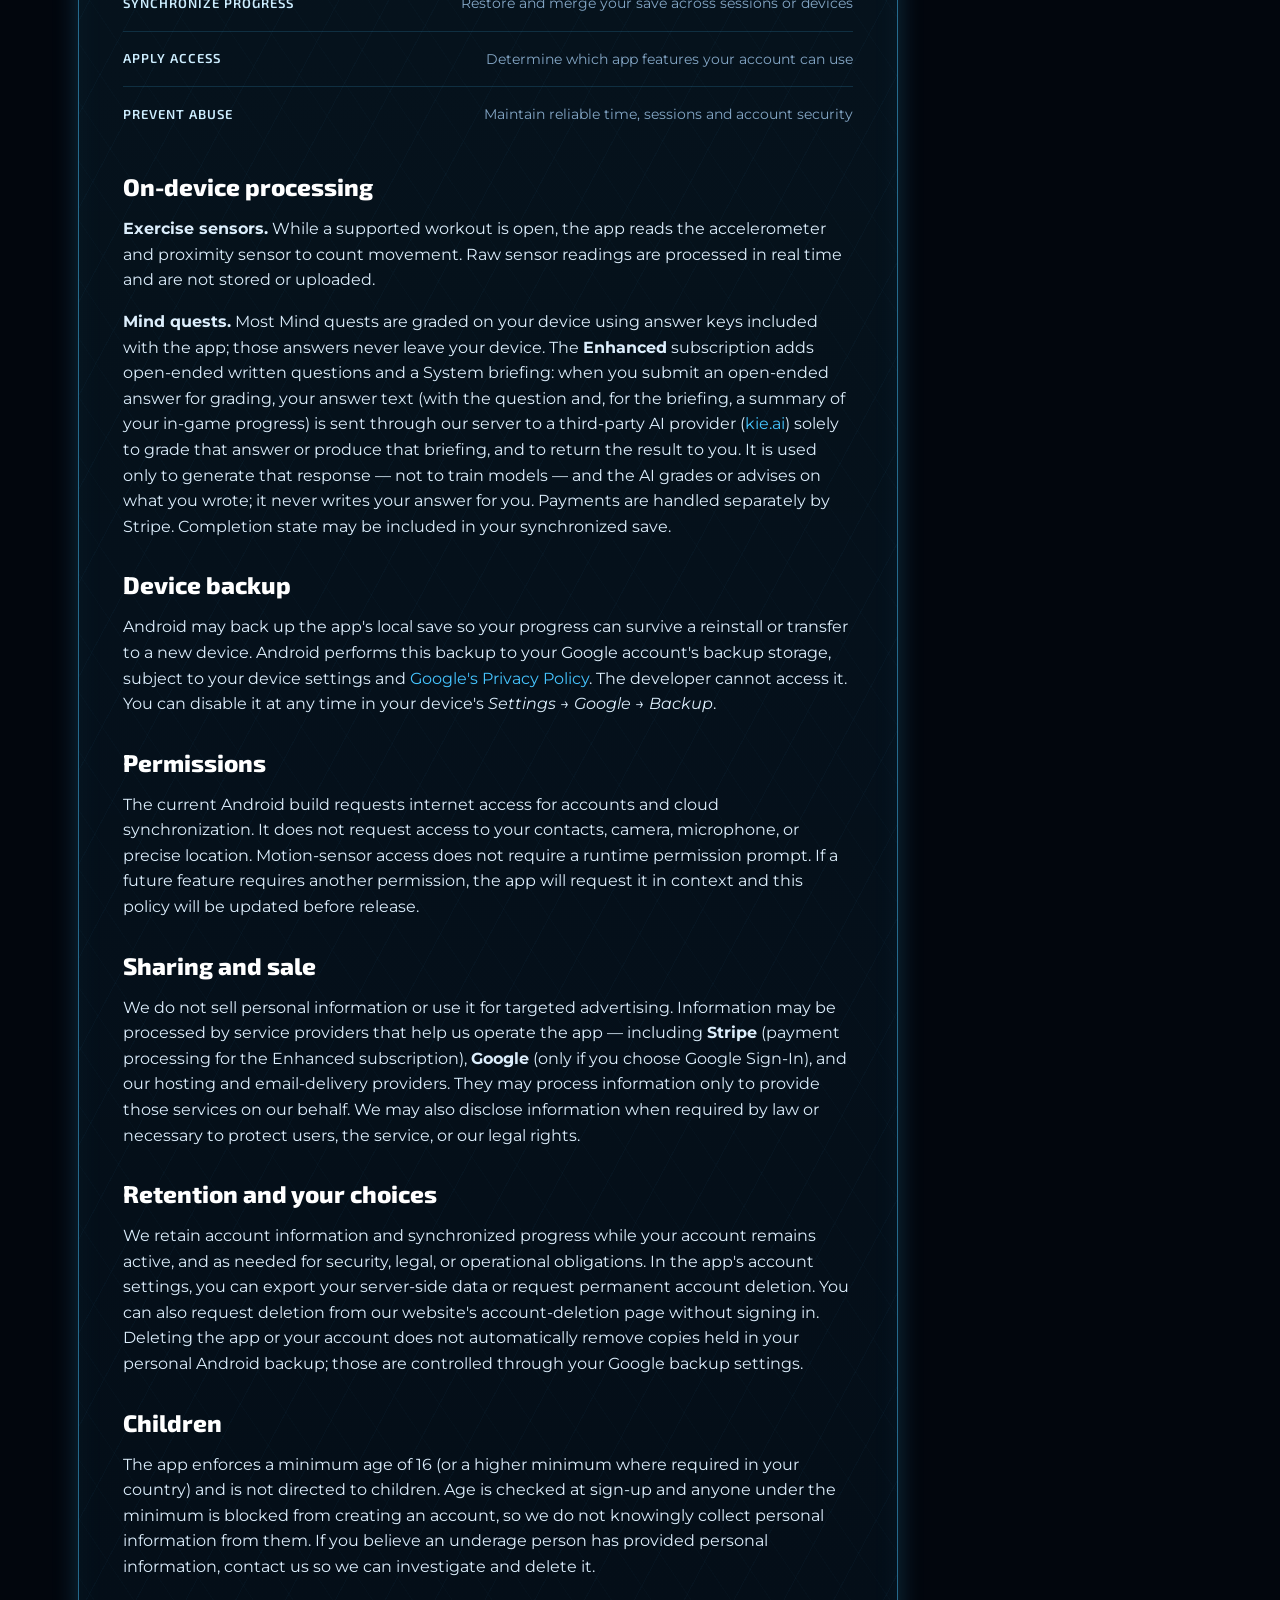
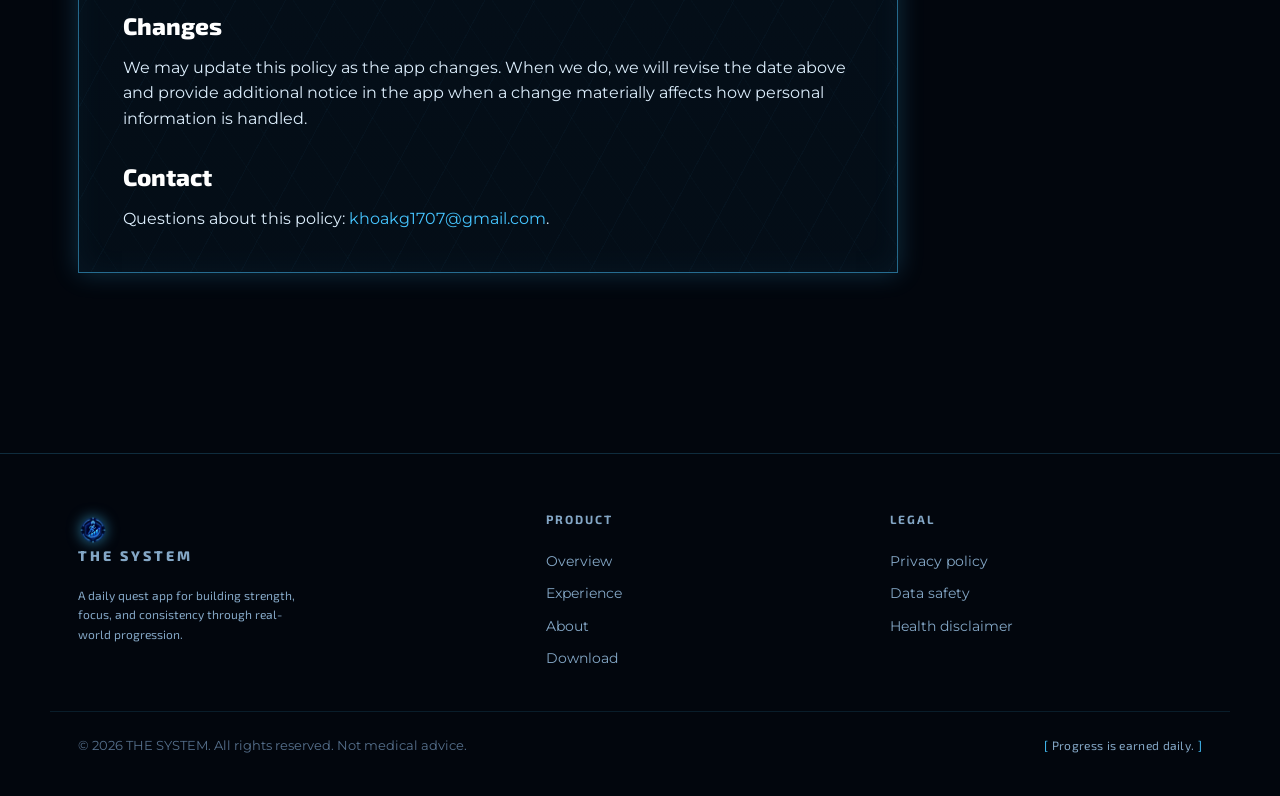
<file: privacy-policy.html>
<!DOCTYPE html>
<html lang="en">
<head>
<meta charset="UTF-8" />
<meta name="viewport" content="width=device-width, initial-scale=1.0" />
<title>Privacy Policy — THE SYSTEM</title>
<meta name="description" content="Learn what information The System collects, why it is used, where your progress is stored, and how to access or delete your account data." />
<link rel="preconnect" href="https://fonts.googleapis.com" />
<link rel="preconnect" href="https://fonts.gstatic.com" crossorigin />
<link href="https://fonts.googleapis.com/css2?family=Exo+2:wght@300;400;500;600;700;800;900&family=Montserrat:wght@400;500;600;700;800&display=swap" rel="stylesheet" />
<link rel="stylesheet" href="site/site.css" />
  <link rel="icon" type="image/png" href="site/img/store-icon.png" />
  <meta name="theme-color" content="#02060d" />
  <meta property="og:type" content="website" />
  <meta property="og:image" content="site/img/banner.jpg" />
  <meta name="twitter:card" content="summary_large_image" />
  <meta name="twitter:image" content="site/img/banner.jpg" />
</head>
<body data-screen-label="Privacy">
<div class="bg-field"></div>
<div class="bg-scan"></div>

<header class="nav">
  <div class="nav-in">
    <a class="brand" href="index.html"><span class="mark"><img src="site/img/logo.png" alt="The System logo" /></span>THE&nbsp;SYSTEM</a>
    <nav class="nav-links">
      <a href="index.html">Overview</a>
      <a href="the-system.html">Experience</a>
      <a href="about.html">About</a>
    </nav>
    <a class="btn ghost nav-cta" href="download.html">Download</a>
  </div>
</header>

<!-- ===== PRIVACY POLICY ===== -->
<section class="section-pad" style="padding-bottom:0;">
  <div class="wrap">
    <span class="eyebrow reveal">Legal</span>
    <h1 class="reveal" data-delay="60" style="margin-top:18px;">Privacy Policy</h1>
    <p class="mini-note reveal" data-delay="100" style="margin-top:14px;text-transform:none;letter-spacing:0;color:var(--dim);">Last updated: 5 July 2026</p>
  </div>
</section>

<section class="section-pad" style="padding-top:clamp(32px,4vw,56px);">
  <div class="wrap">
    <div class="sys-win reveal" data-delay="120" style="max-width:820px;padding:0;">
      <div class="tex"></div>
      <div class="win-header"><span class="win-titlebox">Privacy</span></div>
      <div class="win-body" style="padding:34px clamp(22px,4vw,44px) 40px;">

        <p style="margin-top:0;">
          This policy explains how <strong>The System</strong> ("the app," "we," or "us") handles
          information when you use the app. It applies to the Android app and the online services used for
          accounts and cloud saves.
        </p>

        <h3 style="margin-top:34px;">The short version</h3>
        <p>
          The System has no advertising or third-party analytics SDKs, and we do not sell your personal
          information. Your game progress is stored on your device. If you create an account, the app also
          sends the information needed to operate that account and synchronize your save to our servers.
        </p>
        <p style="margin-top:12px;">
          Exercise motion data and most Mind-quest answers are processed on your device. The Enhanced
          subscription's open-ended answers and System briefing are sent through our server to a third-party
          AI provider only to grade or brief you (detailed below). You can request a copy of your account
          data or delete your account from the app or our website.
        </p>

        <h3 style="margin-top:34px;">Information we collect</h3>
        <p>
          The information we process depends on the features you use:
        </p>
        <div class="spec">
          <div class="spec-row"><span class="k">Account</span><span class="v">Email, date of birth, account ID and sign-in status</span></div>
          <div class="spec-row"><span class="k">Device</span><span class="v">Random device ID and time zone</span></div>
          <div class="spec-row"><span class="k">Progress</span><span class="v">Stats, quests, streaks, settings and save history</span></div>
          <div class="spec-row"><span class="k">Payment</span><span class="v">Subscription status and billing identifiers for the optional Enhanced subscription — card details are handled by Stripe, not by us</span></div>
        </div>
        <p style="margin-top:14px;"><strong>Account credentials.</strong> If you sign in with email, your
          password is sent securely to our account service for authentication. We do not store a readable
          copy of your password. If Google sign-in is available and you choose it, Google provides an
          identity token used to authenticate your account.</p>

        <h3 style="margin-top:34px;">How we use information</h3>
        <p>We use this information only to provide and protect the app, including to:</p>
        <div class="spec">
          <div class="spec-row"><span class="k">Operate accounts</span><span class="v">Register, sign in, verify email and reset passwords</span></div>
          <div class="spec-row"><span class="k">Synchronize progress</span><span class="v">Restore and merge your save across sessions or devices</span></div>
          <div class="spec-row"><span class="k">Apply access</span><span class="v">Determine which app features your account can use</span></div>
          <div class="spec-row"><span class="k">Prevent abuse</span><span class="v">Maintain reliable time, sessions and account security</span></div>
        </div>

        <h3 style="margin-top:34px;">On-device processing</h3>
        <p><strong>Exercise sensors.</strong> While a supported workout is open, the app reads the
          accelerometer and proximity sensor to count movement. Raw sensor readings are processed in real
          time and are not stored or uploaded.</p>
        <p style="margin-top:12px;"><strong>Mind quests.</strong> Most Mind quests are graded on your
          device using answer keys included with the app; those answers never leave your device. The
          <strong>Enhanced</strong> subscription adds open-ended written questions and a System briefing:
          when you submit an open-ended answer for grading, your answer text (with the question and, for the
          briefing, a summary of your in-game progress) is sent through our server to a third-party AI
          provider (<a href="https://kie.ai">kie.ai</a>) solely to grade that answer or produce that
          briefing, and to return the result to you. It is used only to generate that response — not to
          train models — and the AI grades or advises on what you wrote; it never writes your answer for you.
          Payments are handled separately by Stripe. Completion state may be included in your synchronized
          save.</p>

        <h3 style="margin-top:34px;">Device backup</h3>
        <p>
          Android may back up the app's local save so your progress can survive a reinstall or transfer to a
          new device. Android performs this backup to your Google account's backup storage, subject to your
          device settings and
          <a href="https://policies.google.com/privacy">Google's Privacy Policy</a>. The developer cannot
          access it. You can disable it at any time in your device's <em>Settings → Google → Backup</em>.
        </p>

        <h3 style="margin-top:34px;">Permissions</h3>
        <p>
          The current Android build requests internet access for accounts and cloud synchronization. It does
          not request access to your contacts, camera, microphone, or precise location. Motion-sensor access
          does not require a runtime permission prompt. If a future feature requires another permission, the
          app will request it in context and this policy will be updated before release.
        </p>

        <h3 style="margin-top:34px;">Sharing and sale</h3>
        <p>
          We do not sell personal information or use it for targeted advertising. Information may be
          processed by service providers that help us operate the app — including <strong>Stripe</strong>
          (payment processing for the Enhanced subscription), <strong>Google</strong> (only if you choose
          Google Sign-In), and our hosting and email-delivery providers. They may process information only to
          provide those services on our behalf. We may also disclose information when required by law or
          necessary to protect users, the service, or our legal rights.
        </p>

        <h3 style="margin-top:34px;">Retention and your choices</h3>
        <p>
          We retain account information and synchronized progress while your account remains active, and as
          needed for security, legal, or operational obligations. In the app's account settings, you can
          export your server-side data or request permanent account deletion. You can also request deletion
          from our website's account-deletion page without signing in. Deleting the app or your account does
          not automatically remove copies held in your personal Android backup; those are controlled through
          your Google backup settings.
        </p>

        <h3 style="margin-top:34px;">Children</h3>
        <p>
          The app enforces a minimum age of 16 (or a higher minimum where required in your country) and is
          not directed to children. Age is checked at sign-up and anyone under the minimum is blocked from
          creating an account, so we do not knowingly collect personal information from them. If you believe
          an underage person has provided personal information, contact us so we can investigate and delete it.
        </p>

        <h3 style="margin-top:34px;">Changes</h3>
        <p>
          We may update this policy as the app changes. When we do, we will revise the date above and provide
          additional notice in the app when a change materially affects how personal information is handled.
        </p>

        <h3 style="margin-top:34px;">Contact</h3>
        <p style="margin-bottom:0;">
          Questions about this policy: <a href="mailto:khoakg1707@gmail.com">khoakg1707@gmail.com</a>.
        </p>
      </div>
    </div>
  </div>
</section>

<!-- ===== FOOTER ===== -->
<footer class="footer">
  <div class="wrap footer-in">
    <div>
      <a class="brand" href="index.html" style="margin-bottom:14px;"><span class="mark"><img src="site/img/logo.png" alt="The System logo" /></span>THE&nbsp;SYSTEM</a>
      <p class="mini-note" style="text-transform:none;letter-spacing:0;color:var(--dim);max-width:36ch;">A daily quest app for building strength, focus, and consistency through real-world progression.</p>
    </div>
    <div>
      <h4>Product</h4>
      <a href="index.html">Overview</a>
      <a href="the-system.html">Experience</a>
      <a href="about.html">About</a>
      <a href="download.html">Download</a>
    </div>
    <div>
      <h4>Legal</h4>
      <a href="privacy-policy.html">Privacy policy</a>
      <a href="#">Data safety</a>
      <a href="#">Health disclaimer</a>
    </div>
  </div>
  <div class="wrap legal">
    <span>&copy; <span id="year">2026</span> THE SYSTEM. All rights reserved. Not medical advice.</span>
    <span class="brk">Progress is earned daily.</span>
  </div>
</footer>

<script src="site/site.js"></script>
</body>
</html>
</file>
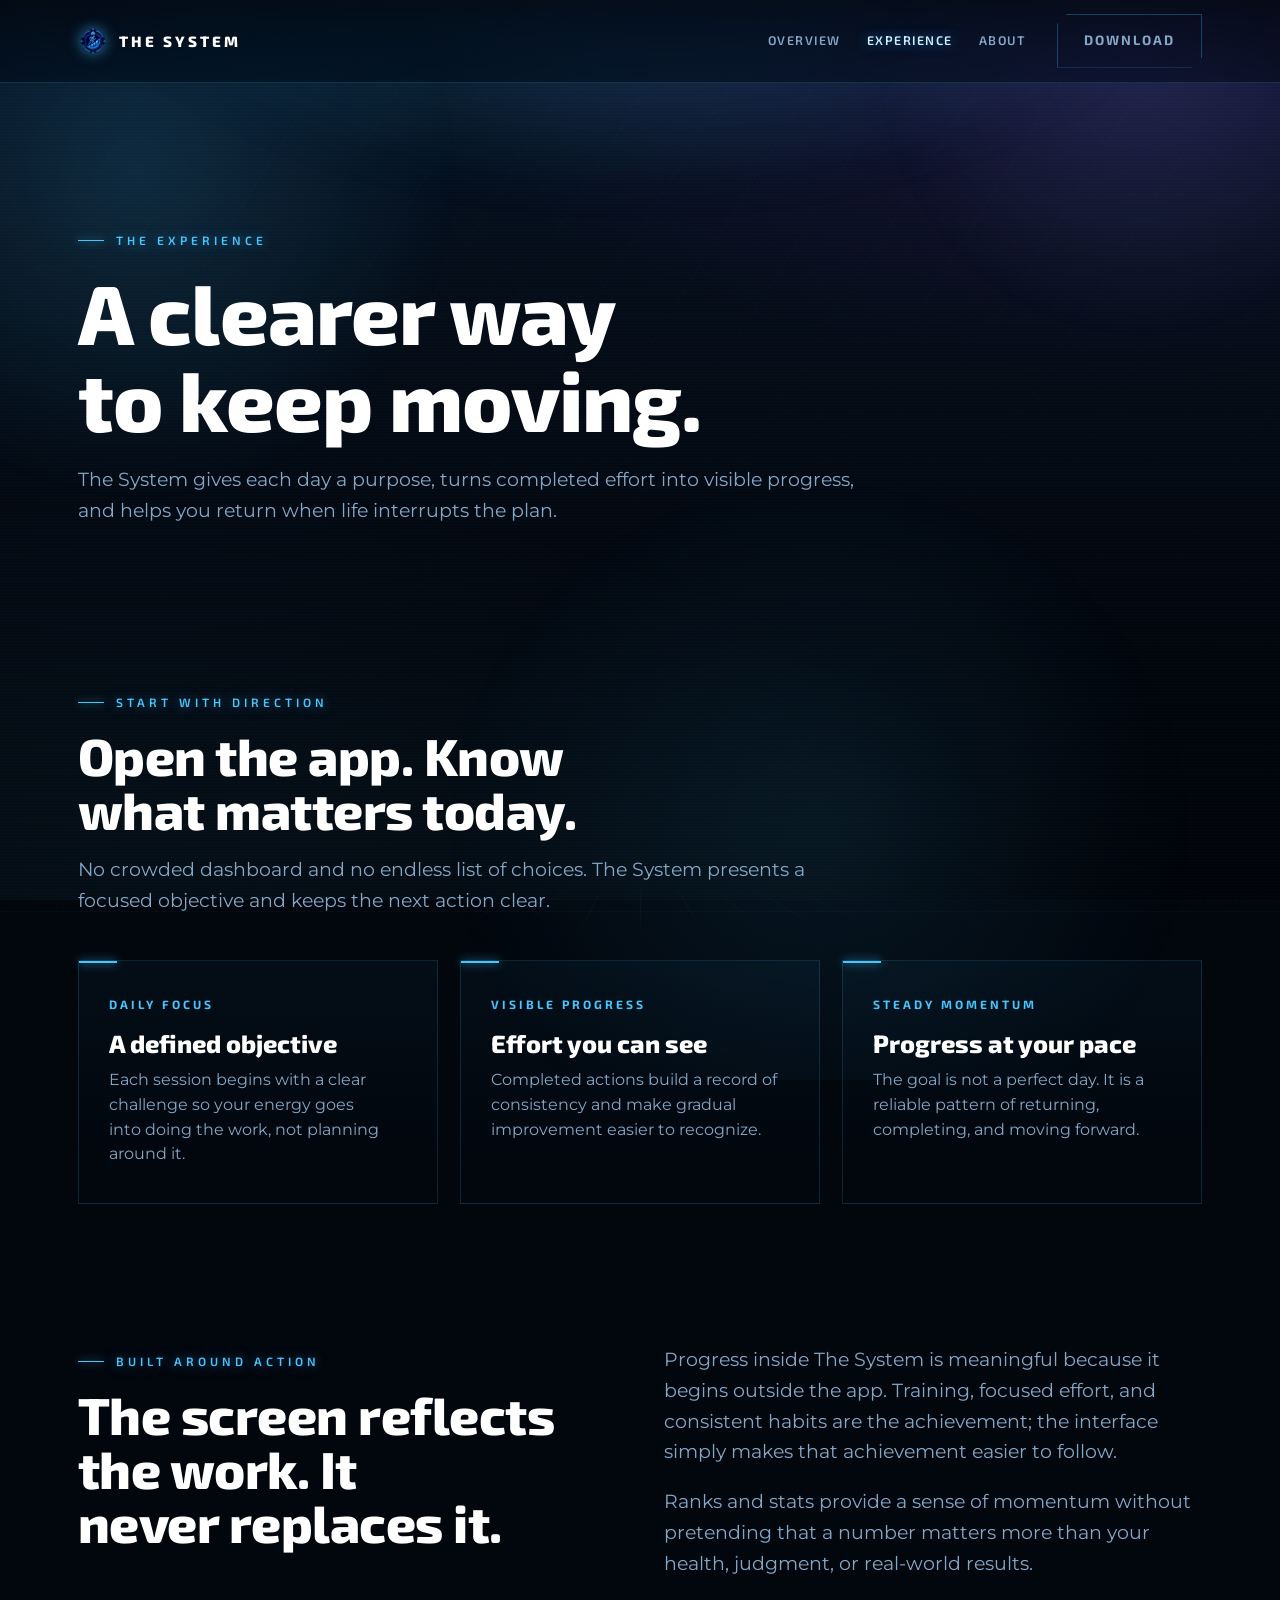
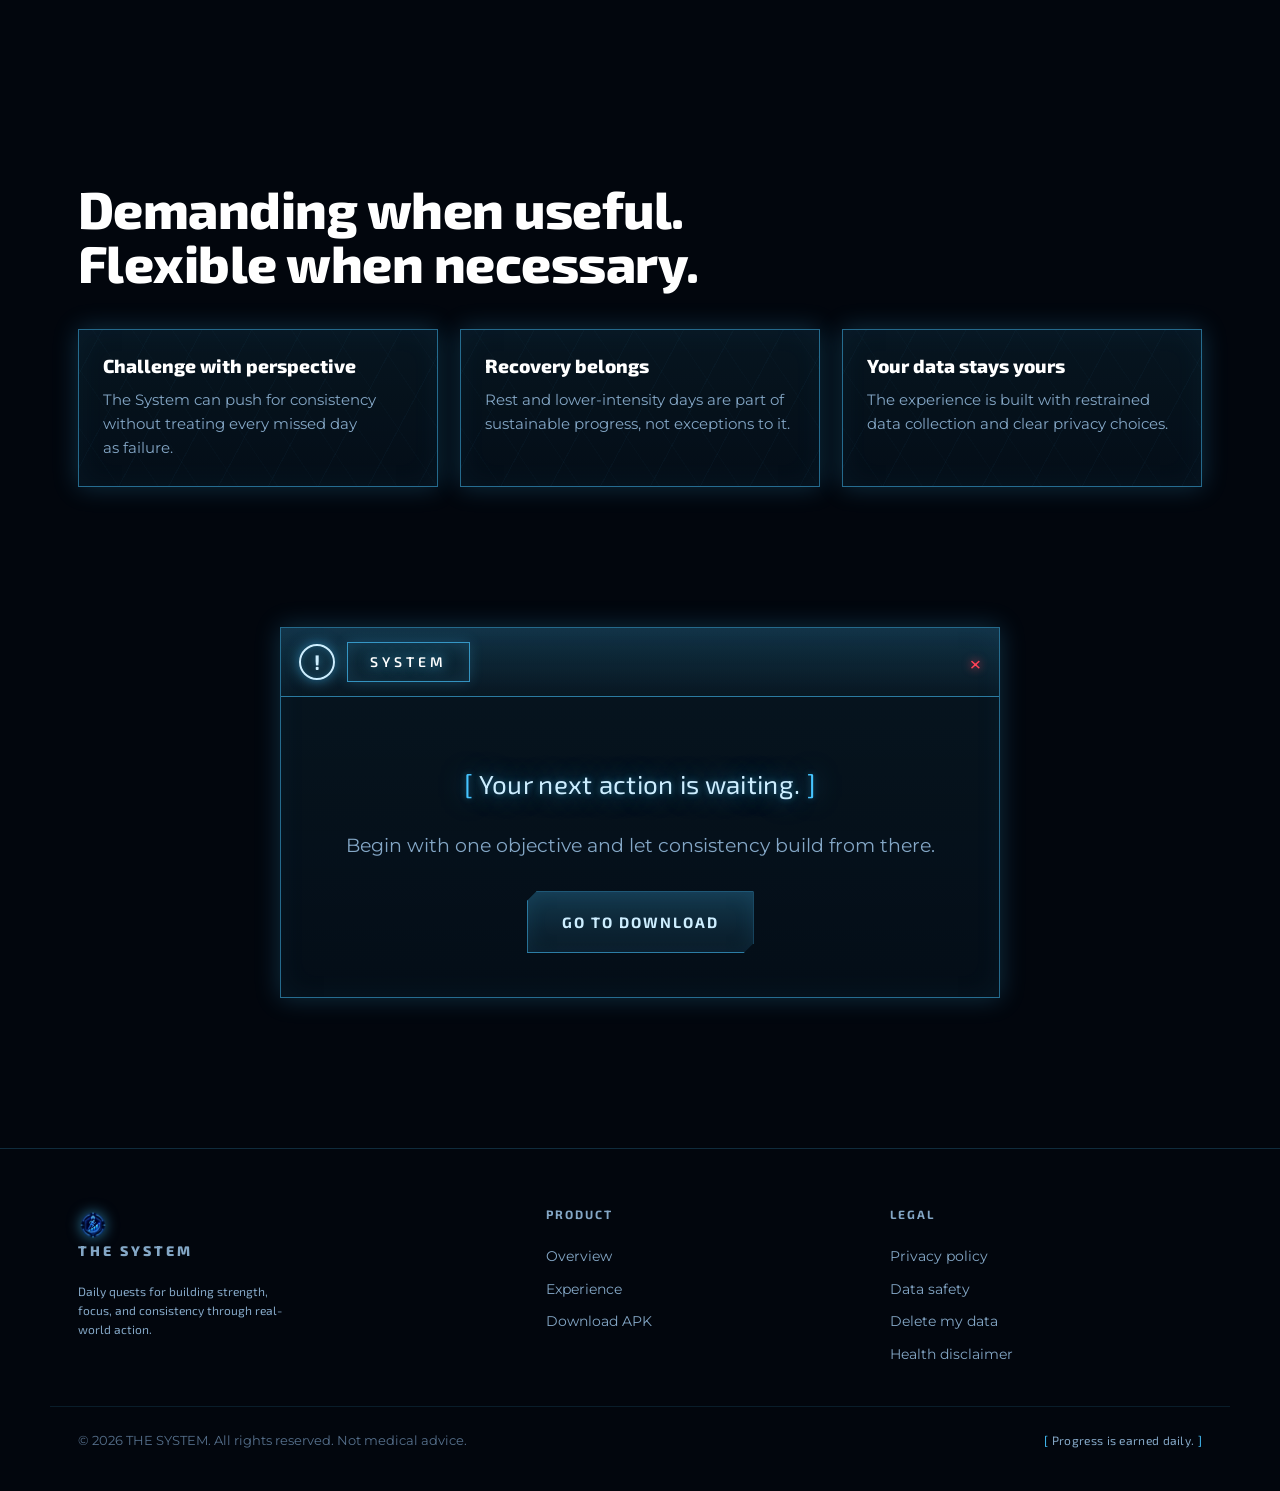
<file: the-system.html>
<!DOCTYPE html>
<html lang="en">
<head>
<meta charset="UTF-8" />
<meta name="viewport" content="width=device-width, initial-scale=1.0" />
<title>The experience — THE SYSTEM</title>
<meta name="description" content="Discover a focused self-improvement experience built around daily direction, visible progress, consistency, and recovery." />
<link rel="preconnect" href="https://fonts.googleapis.com" />
<link rel="preconnect" href="https://fonts.gstatic.com" crossorigin />
<link href="https://fonts.googleapis.com/css2?family=Exo+2:wght@300;400;500;600;700;800;900&family=Montserrat:wght@400;500;600;700;800&display=swap" rel="stylesheet" />
<link rel="stylesheet" href="site/site.css" />
  <link rel="icon" type="image/png" href="site/img/store-icon.png" />
  <meta name="theme-color" content="#02060d" />
  <meta property="og:type" content="website" />
  <meta property="og:image" content="site/img/banner.jpg" />
  <meta name="twitter:card" content="summary_large_image" />
  <meta name="twitter:image" content="site/img/banner.jpg" />
</head>
<body data-screen-label="Experience">
<div class="bg-field"></div>
<div class="bg-scan"></div>

<header class="nav">
  <div class="nav-in">
    <a class="brand" href="index.html"><span class="mark"><img src="site/img/logo.png" alt="The System logo" /></span>THE&nbsp;SYSTEM</a>
    <nav class="nav-links">
      <a href="index.html">Overview</a>
      <a href="the-system.html" aria-current="page">Experience</a>
      <a href="about.html">About</a>
    </nav>
    <a class="btn ghost nav-cta" href="download.html">Download</a>
  </div>
</header>

<!-- ===== EXPERIENCE HERO ===== -->
<section class="section-pad" style="padding-bottom:0;">
  <div class="wrap">
    <span class="eyebrow reveal">The experience</span>
    <h1 class="reveal" data-delay="60" style="margin-top:18px;max-width:14ch;">A clearer way to keep moving.</h1>
    <p class="lead reveal" data-delay="120" style="margin-top:22px;max-width:62ch;">The System gives each day a purpose, turns completed effort into visible progress, and helps you return when life interrupts the plan.</p>
  </div>
</section>

<!-- ===== DAILY EXPERIENCE ===== -->
<section class="section-pad">
  <div class="wrap">
    <div style="margin-bottom:44px;">
      <span class="eyebrow reveal">Start with direction</span>
      <h2 class="reveal" data-delay="60" style="margin-top:16px;max-width:22ch;">Open the app. Know what matters today.</h2>
      <p class="lead reveal" data-delay="120" style="margin-top:18px;max-width:62ch;">No crowded dashboard and no endless list of choices. The System presents a focused objective and keeps the next action clear.</p>
    </div>
    <div class="grid-3">
      <div class="vcard reveal">
        <div class="vk">Daily focus</div>
        <h3>A defined objective</h3>
        <p>Each session begins with a clear challenge so your energy goes into doing the work, not planning around it.</p>
      </div>
      <div class="vcard reveal" data-delay="90">
        <div class="vk">Visible progress</div>
        <h3>Effort you can see</h3>
        <p>Completed actions build a record of consistency and make gradual improvement easier to recognize.</p>
      </div>
      <div class="vcard reveal" data-delay="180">
        <div class="vk">Steady momentum</div>
        <h3>Progress at your pace</h3>
        <p>The goal is not a perfect day. It is a reliable pattern of returning, completing, and moving forward.</p>
      </div>
    </div>
  </div>
</section>

<!-- ===== REAL-WORLD PROGRESS ===== -->
<section class="section-pad" style="padding-top:0;">
  <div class="wrap">
    <div class="grid-2" style="gap:48px;align-items:start;">
      <div>
        <span class="eyebrow reveal">Built around action</span>
        <h2 class="reveal" data-delay="60" style="margin-top:16px;max-width:18ch;">The screen reflects the work. It never replaces it.</h2>
      </div>
      <div class="reveal" data-delay="120">
        <p class="lead" style="margin-top:0;">Progress inside The System is meaningful because it begins outside the app. Training, focused effort, and consistent habits are the achievement; the interface simply makes that achievement easier to follow.</p>
        <p class="lead" style="margin-top:16px;">Ranks and stats provide a sense of momentum without pretending that a number matters more than your health, judgment, or real-world results.</p>
      </div>
    </div>
  </div>
</section>

<!-- ===== DESIGNED FOR REAL LIFE ===== -->
<section class="section-pad" style="padding-top:0;">
  <div class="wrap">
    <div style="margin-bottom:40px;">
      <span class="eyebrow reveal">Designed for real life</span>
      <h2 class="reveal" data-delay="60" style="margin-top:16px;max-width:22ch;">Demanding when useful. Flexible when necessary.</h2>
    </div>
    <div class="grid-3">
      <div class="sys-win fcard reveal"><div class="tex"></div>
        <h3>Challenge with perspective</h3><p>The System can push for consistency without treating every missed day as failure.</p>
      </div>
      <div class="sys-win fcard reveal" data-delay="80"><div class="tex"></div>
        <h3>Recovery belongs</h3><p>Rest and lower-intensity days are part of sustainable progress, not exceptions to it.</p>
      </div>
      <div class="sys-win fcard reveal" data-delay="160"><div class="tex"></div>
        <h3>Your data stays yours</h3><p>The experience is built with restrained data collection and clear privacy choices.</p>
      </div>
    </div>
  </div>
</section>

<!-- ===== CTA ===== -->
<section class="cta-band" style="padding-top:0;">
  <div class="wrap center">
    <div class="sys-win reveal" style="max-width:720px;margin:0 auto;padding:0;">
      <div class="win-header"><span class="win-bang">!</span><span class="win-titlebox">System</span><span class="win-x">&times;</span></div>
      <div class="win-body" style="padding:40px 32px 44px;">
        <p class="brk mono glow-txt" style="font-size:clamp(18px,2.4vw,26px);">Your next action is waiting.</p>
        <p class="lead" style="margin:18px auto 30px;">Begin with one objective and let consistency build from there.</p>
        <a class="btn lg" href="download.html">Go to download</a>
      </div>
    </div>
  </div>
</section>

<footer class="footer">
  <div class="wrap footer-in">
    <div>
      <a class="brand" href="index.html" style="margin-bottom:14px;"><span class="mark"><img src="site/img/logo.png" alt="The System logo" /></span>THE&nbsp;SYSTEM</a>
      <p class="mini-note" style="text-transform:none;letter-spacing:0;color:var(--dim);max-width:34ch;">Daily quests for building strength, focus, and consistency through real-world action.</p>
    </div>
    <div>
      <h4>Product</h4>
      <a href="index.html">Overview</a>
      <a href="the-system.html">Experience</a>
      <a href="download.html">Download APK</a>
    </div>
    <div>
      <h4>Legal</h4>
      <a href="privacy-policy.html">Privacy policy</a>
      <a href="#">Data safety</a>
      <a href="#">Delete my data</a>
      <a href="#">Health disclaimer</a>
    </div>
  </div>
  <div class="wrap legal">
    <span>&copy; <span id="year">2026</span> THE SYSTEM. All rights reserved. Not medical advice.</span>
    <span class="brk">Progress is earned daily.</span>
  </div>
</footer>

<script src="site/site.js"></script>
</body>
</html>
</file>
<file: site/site.css>
/* ============================================================
   THE SYSTEM — marketing site design system
   Holographic "System window" language ported from the app.
   Tokens are set on :root by site.js (colorway/motion/font tweaks).
   ============================================================ */

:root {
  --sys: #46c5ff;
  --sys-rgb: 70, 197, 255;
  --bright: #cdeeff;
  --text: #dceefc;
  --dim: #84a7c6;
  --faint: #56708c;
  --danger: #ff4257;
  --danger-rgb: 255, 66, 87;
  --gold: #ffcf6b;
  --ok: #46e3a0;
  --ok-rgb: 70, 227, 160;
  --bg0: #02060d;
  --bg1: #050d18;
  --line: rgba(var(--sys-rgb), 0.5);
  --glow-k: 1;
  --disp: 'Exo 2';
  --body: 'Montserrat';
  --maxw: 1180px;
}

* { box-sizing: border-box; -webkit-tap-highlight-color: transparent; }

html { scroll-behavior: smooth; }
@media (prefers-reduced-motion: reduce) { html { scroll-behavior: auto; } }

body {
  margin: 0;
  font-family: var(--body), system-ui, sans-serif;
  color: var(--text);
  background: var(--bg0);
  line-height: 1.6;
  overflow-x: hidden;
  position: relative;
  -webkit-font-smoothing: antialiased;
}

/* ===== layered atmospheric background ===== */
/* base wash: deep cool gradient + cyan bloom from a "gate" above + far violet */
.bg-field {
  position: fixed; inset: 0; z-index: -6; pointer-events: none;
  background:
    radial-gradient(70% 48% at 50% -8%, rgba(var(--sys-rgb), 0.16) 0%, rgba(var(--sys-rgb), 0) 60%),
    radial-gradient(100% 70% at 88% 4%, rgba(150, 40, 220, 0.12) 0%, rgba(150, 40, 220, 0) 55%),
    radial-gradient(120% 80% at 10% 102%, rgba(var(--sys-rgb), 0.07) 0%, rgba(var(--sys-rgb), 0) 60%),
    linear-gradient(180deg, #061224 0%, var(--bg1) 32%, var(--bg0) 72%, #010308 100%);
}
/* vignette + diagonal brushed-circuit scratch */
.bg-field::before {
  content: ''; position: absolute; inset: 0; opacity: 0.5;
  background:
    repeating-linear-gradient(122deg, transparent 0 34px, rgba(var(--sys-rgb), 0.04) 34px 35px, transparent 35px 70px),
    repeating-linear-gradient(58deg, transparent 0 92px, rgba(var(--sys-rgb), 0.022) 92px 93px),
    repeating-linear-gradient(58deg, transparent 0 190px, rgba(190, 220, 255, 0.018) 190px 191px);
  -webkit-mask-image: radial-gradient(130% 110% at 50% 0%, #000 28%, transparent 88%);
  mask-image: radial-gradient(130% 110% at 50% 0%, #000 28%, transparent 88%);
}
.bg-field::after { /* edge vignette to focus content */
  content: ''; position: absolute; inset: 0;
  background: radial-gradient(130% 100% at 50% 42%, transparent 52%, rgba(0, 4, 10, 0.55) 100%);
}

/* slow-pulsing aurora band high in the scene */
.bg-aurora {
  position: fixed; left: -10%; right: -10%; top: -14%; height: 56%; z-index: -5; pointer-events: none;
  background: radial-gradient(60% 100% at 50% 0%, rgba(var(--sys-rgb), 0.14), rgba(var(--sys-rgb), 0) 70%);
  filter: blur(30px); opacity: calc(0.85 * var(--glow-k)); will-change: opacity, transform;
  animation: auroraPulse 14s ease-in-out infinite;
}
@keyframes auroraPulse { 0%, 100% { opacity: calc(0.6 * var(--glow-k)); transform: translateY(0) scale(1); } 50% { opacity: calc(0.95 * var(--glow-k)); transform: translateY(-2%) scale(1.04); } }

/* drifting blue light pools */
.bg-light {
  position: fixed; inset: -20%; z-index: -5; pointer-events: none; will-change: transform;
  opacity: calc(0.75 * var(--glow-k));
  background:
    radial-gradient(26% 38% at 22% 28%, rgba(var(--sys-rgb), 0.20), transparent 70%),
    radial-gradient(22% 34% at 78% 18%, rgba(130, 170, 255, 0.16), transparent 70%),
    radial-gradient(30% 40% at 60% 80%, rgba(var(--sys-rgb), 0.12), transparent 72%);
  animation: lightDrift 18s ease-in-out infinite alternate;
}
@keyframes lightDrift {
  0%   { transform: translate3d(-4%, -2%, 0) scale(1.05); }
  50%  { transform: translate3d(3%, 2%, 0) scale(1.12); }
  100% { transform: translate3d(5%, -3%, 0) scale(1.06); }
}
/* slow light beam sweeping across */
.bg-sweep {
  position: fixed; top: -10%; bottom: -10%; width: 42%; left: -50%; z-index: -5;
  pointer-events: none; mix-blend-mode: screen; filter: blur(10px);
  opacity: calc(0.85 * var(--glow-k));
  background: linear-gradient(105deg, transparent 0%, rgba(var(--sys-rgb), 0.10) 42%, rgba(190, 220, 255, 0.08) 52%, rgba(var(--sys-rgb), 0.07) 62%, transparent 100%);
  transform: skewX(-8deg);
  animation: lightSweep 13s linear infinite;
}
@keyframes lightSweep { 0% { left: -50%; } 100% { left: 120%; } }

/* ===== lightning / thunder ===== */
.bg-flash {
  position: fixed; inset: 0; z-index: -4; pointer-events: none; mix-blend-mode: screen; opacity: 0;
  background: radial-gradient(95% 70% at 26% -8%, rgba(180, 215, 255, 0.6), rgba(var(--sys-rgb), 0.22) 36%, transparent 72%);
  animation: thunder 8.5s ease-out infinite;
}
.bg-flash.b2 {
  background: radial-gradient(85% 65% at 78% -8%, rgba(160, 205, 255, 0.55), rgba(var(--sys-rgb), 0.2) 40%, transparent 74%);
  animation-duration: 12s; animation-delay: 4.5s;
}
@keyframes thunder {
  0%, 100% { opacity: 0; }
  1.4% { opacity: 0.85; }
  2.8% { opacity: 0.1; }
  4.2% { opacity: 0.62; }
  6.5% { opacity: 0; }
}
.bg-bolts { position: fixed; inset: 0; z-index: -4; pointer-events: none; }
.bg-bolts svg {
  position: absolute; top: 0; width: auto; opacity: 1; color: var(--sys);
  transform: translateX(-50%); overflow: visible;   /* left:% = bolt centre; forks may exceed viewBox */
  filter: drop-shadow(0 0 1.5px #ffffff) drop-shadow(0 0 6px var(--sys)) drop-shadow(0 0 16px rgba(var(--sys-rgb), 0.75));
  -webkit-mask-image: linear-gradient(180deg, #000 82%, transparent 100%);
  mask-image: linear-gradient(180deg, #000 82%, transparent 100%);
  clip-path: inset(0 0 100% 0);
  animation: boltDraw 7s ease-in-out infinite;
}
/* per-branch widths are set inline (tapered by fork depth); classes carry colour */
.bg-bolts svg path { fill: none; stroke-linecap: round; stroke-linejoin: round; }
.bg-bolts svg .glow { stroke: currentColor; opacity: 0.35; }
.bg-bolts svg .core { stroke: #eaf6ff; }
/* A strike: snap-draw the whole forked bolt top→bottom, double-flicker, fade — then
   stay dark the rest of the (8–12s) cycle. Staggered per bolt so strikes feel random. */
@keyframes boltDraw {
  0% { clip-path: inset(0 0 100% 0); opacity: 1; }
  5% { clip-path: inset(0 0 0 0); opacity: 1; }
  7% { opacity: 0.3; }
  9% { opacity: 1; }
  12% { opacity: 0.55; }
  14% { opacity: 1; }
  22% { clip-path: inset(0 0 0 0); opacity: 0; }
  100% { clip-path: inset(0 0 0 0); opacity: 0; }
}

/* horizon perspective grid anchored to the bottom of the viewport */
.bg-grid {
  position: fixed; left: -30%; right: -30%; bottom: -4%; height: 44%; z-index: -5; pointer-events: none;
  background-image:
    repeating-linear-gradient(90deg, rgba(var(--sys-rgb), 0.14) 0 1px, transparent 1px 64px),
    repeating-linear-gradient(0deg, rgba(var(--sys-rgb), 0.14) 0 1px, transparent 1px 64px);
  transform: perspective(460px) rotateX(76deg); transform-origin: bottom center;
  -webkit-mask-image: linear-gradient(0deg, transparent 0%, #000 42%, transparent 100%);
  mask-image: linear-gradient(0deg, transparent 0%, #000 42%, transparent 100%);
  opacity: 0.38;
}
/* gridDrift removed: it animated background-position (full-viewport repaint every
   frame) but each gradient slid only along its own invariant axis → zero visible
   motion. The 3D transform already promotes this layer; it now rasterizes once. */

/* drifting motes (particle field) — populated by site.js */
.bg-motes { position: fixed; inset: 0; z-index: -4; pointer-events: none; overflow: hidden; }
.bg-motes i {
  position: absolute; bottom: -10px; width: 2px; height: 2px; border-radius: 50%;
  background: var(--sys); box-shadow: 0 0 7px var(--sys); opacity: 0;
  animation: moteRise linear infinite;
}
@keyframes moteRise {
  0% { transform: translateY(0); opacity: 0; }
  12% { opacity: 0.8; }
  85% { opacity: 0.5; }
  100% { transform: translateY(-104vh); opacity: 0; }
}

/* fine scanlines */
.bg-scan {
  position: fixed; inset: 0; z-index: -3; pointer-events: none; opacity: 0.42;
  background: repeating-linear-gradient(0deg, rgba(var(--sys-rgb), 0.03) 0px, rgba(var(--sys-rgb), 0.03) 1px, transparent 1px, transparent 3px);
  mix-blend-mode: screen;
}
body[data-motion="low"] .bg-scan { display: none; }
body[data-motion="low"] .bg-aurora,
body[data-motion="low"] .bg-grid,
body[data-motion="low"] .bg-light,
body[data-motion="low"] .bg-flash,
body[data-motion="low"] .bg-bolts svg { animation: none; }
body[data-motion="low"] .bg-flash,
body[data-motion="low"] .bg-bolts { display: none; }
body[data-motion="low"] .bg-motes { display: none; }
@media (prefers-reduced-motion: reduce) {
  .bg-aurora, .bg-grid, .bg-motes i, .bg-light, .bg-flash, .bg-bolts svg { animation: none; }
  .bg-motes, .bg-flash, .bg-bolts { display: none; }
}

/* ---------- typography ---------- */
.mono { font-family: var(--disp), system-ui, sans-serif; font-variant-numeric: tabular-nums; }
.eyebrow {
  font-family: var(--disp), system-ui, sans-serif;
  font-size: 12px; font-weight: 600; letter-spacing: 4px; text-transform: uppercase;
  color: var(--sys); text-shadow: 0 0 12px rgba(var(--sys-rgb), 0.5);
  display: inline-flex; align-items: center; gap: 12px;
}
.eyebrow::before {
  content: ''; width: 26px; height: 1px; background: var(--sys);
  box-shadow: 0 0 8px var(--sys);
}
h1, h2, h3 { font-family: var(--disp), system-ui, sans-serif; font-weight: 800; line-height: 1.04; margin: 0; color: #fff; letter-spacing: -0.01em; text-wrap: balance; }
h1 { font-size: clamp(40px, 7vw, 84px); }
h2 { font-size: clamp(30px, 4.4vw, 52px); }
h3 { font-size: clamp(19px, 2vw, 24px); letter-spacing: 0; }
p { text-wrap: pretty; }
.lead { font-size: clamp(17px, 1.5vw, 21px); color: var(--dim); max-width: 60ch; }
.glow-txt { color: #fff; text-shadow: 0 0 24px rgba(var(--sys-rgb), 0.55), 0 0 6px rgba(var(--sys-rgb), 0.4); }
.sys-accent { color: var(--sys); text-shadow: 0 0 20px rgba(var(--sys-rgb), 0.5); }

/* bracketed System voice copy */
.brk {
  font-family: var(--disp), system-ui, sans-serif; color: var(--bright);
  letter-spacing: 0.3px;
}
.brk::before { content: '[ '; color: var(--sys); }
.brk::after { content: ' ]'; color: var(--sys); }

a { color: var(--sys); text-decoration: none; }

/* ---------- layout ---------- */
.wrap { max-width: var(--maxw); margin: 0 auto; padding: 0 28px; }
section { position: relative; }
.section-pad { padding: clamp(70px, 11vw, 140px) 0; }
.center { text-align: center; }
.center .lead, .center .eyebrow { margin-left: auto; margin-right: auto; }
.center .eyebrow { justify-content: center; }

/* ---------- nav ---------- */
.nav {
  position: sticky; top: 0; z-index: 100;
  backdrop-filter: blur(10px) saturate(140%);
  -webkit-backdrop-filter: blur(10px) saturate(140%);
  background: linear-gradient(180deg, rgba(3, 8, 16, 0.86), rgba(3, 8, 16, 0.55));
  border-bottom: 1px solid rgba(var(--sys-rgb), 0.22);
}
/* Reduced-motion: drop the per-scroll-frame backdrop blur for a cheap opaque bar. */
body[data-motion="low"] .nav { backdrop-filter: none; -webkit-backdrop-filter: none; background: rgba(3, 8, 16, 0.92); }
.nav-in { max-width: var(--maxw); margin: 0 auto; padding: 14px 28px; display: flex; align-items: center; gap: 28px; }
.brand { display: flex; align-items: center; gap: 11px; font-family: var(--disp); font-weight: 800; letter-spacing: 3px; color: #fff; text-transform: uppercase; font-size: 15px; }
.brand .mark {
  width: 30px; height: 30px; flex-shrink: 0; display: grid; place-items: center;
}
.brand .mark img { width: 100%; height: 100%; object-fit: contain; filter: drop-shadow(0 0 7px rgba(var(--sys-rgb), 0.6)); }
.nav-links { display: flex; gap: 26px; margin-left: auto; align-items: center; }
.nav-links a {
  font-family: var(--disp); font-size: 12.5px; font-weight: 600; letter-spacing: 1.5px;
  text-transform: uppercase; color: var(--dim); transition: color .15s, text-shadow .15s;
}
.nav-links a:hover, .nav-links a[aria-current="page"] { color: var(--bright); text-shadow: 0 0 12px rgba(var(--sys-rgb), 0.5); }
.nav-cta { margin-left: 4px; }
.nav-burger { display: none; }
@media (max-width: 760px) {
  .nav-links { display: none; }
}

/* ---------- buttons ---------- */
.btn {
  font-family: var(--disp), system-ui, sans-serif; font-weight: 700; letter-spacing: 2px;
  text-transform: uppercase; cursor: pointer; user-select: none; display: inline-flex;
  align-items: center; gap: 10px; border: 1px solid var(--line); color: var(--bright);
  background: linear-gradient(180deg, rgba(var(--sys-rgb), 0.22), rgba(var(--sys-rgb), 0.05));
  padding: 15px 26px; font-size: 13.5px; position: relative; transition: all .16s ease;
  box-shadow: inset 0 0 20px rgba(var(--sys-rgb), 0.1); clip-path: polygon(10px 0, 100% 0, 100% calc(100% - 10px), calc(100% - 10px) 100%, 0 100%, 0 10px);
}
.btn:hover { background: linear-gradient(180deg, rgba(var(--sys-rgb), 0.36), rgba(var(--sys-rgb), 0.1)); box-shadow: 0 0 26px rgba(var(--sys-rgb), 0.4), inset 0 0 22px rgba(var(--sys-rgb), 0.16); transform: translateY(-1px); }
.btn:active { transform: translateY(0) scale(0.99); }
.btn.lg { padding: 18px 34px; font-size: 15px; }
.btn.ghost { background: transparent; color: var(--dim); border-color: rgba(var(--sys-rgb), 0.28); box-shadow: none; }
.btn.ghost:hover { color: var(--bright); border-color: var(--sys); box-shadow: 0 0 18px rgba(var(--sys-rgb), 0.25); }
.btn .ico { width: 18px; height: 18px; display: block; }

/* ---------- System window ---------- */
.sys-win {
  position: relative;
  background: linear-gradient(180deg, rgba(var(--sys-rgb), 0.05), rgba(var(--sys-rgb), 0.012)), rgba(5, 13, 24, 0.78);
  border: 1px solid var(--line);
  box-shadow: 0 0 calc(24px * var(--glow-k)) rgba(var(--sys-rgb), calc(0.22 * var(--glow-k))), inset 0 0 30px rgba(var(--sys-rgb), 0.05);
}
.sys-win.danger {
  background: linear-gradient(180deg, rgba(var(--danger-rgb), 0.1), rgba(var(--danger-rgb), 0.02)), rgba(22, 6, 10, 0.8);
  border-color: rgba(var(--danger-rgb), 0.55);
  box-shadow: 0 0 calc(28px * var(--glow-k)) rgba(var(--danger-rgb), 0.3), inset 0 0 30px rgba(var(--danger-rgb), 0.06);
}
.sys-win .tex {
  position: absolute; inset: 0; pointer-events: none; z-index: 0; opacity: 0.6; overflow: hidden;
  background:
    repeating-linear-gradient(118deg, transparent 0 20px, rgba(var(--sys-rgb), 0.05) 20px 21px, transparent 21px 44px),
    repeating-linear-gradient(56deg, transparent 0 32px, rgba(var(--sys-rgb), 0.03) 32px 33px);
}
.sys-win.danger .tex { background: repeating-linear-gradient(118deg, transparent 0 26px, rgba(var(--danger-rgb), 0.05) 26px 27px); }
.sys-win > * { position: relative; z-index: 1; }

.win-header {
  display: flex; align-items: center; gap: 12px; padding: 14px 18px;
  border-bottom: 1px solid var(--line);
  background: linear-gradient(180deg, rgba(var(--sys-rgb), 0.16), rgba(var(--sys-rgb), 0.02));
}
.win-bang {
  width: 36px; height: 36px; border-radius: 50%; flex-shrink: 0; border: 2px solid var(--bright);
  display: grid; place-items: center; font-family: var(--disp); font-weight: 700; font-size: 21px;
  color: var(--bright); text-shadow: 0 0 12px var(--sys); line-height: 1;
  box-shadow: 0 0 14px rgba(var(--sys-rgb), 0.55), inset 0 0 10px rgba(var(--sys-rgb), 0.3);
}
.sys-win.danger .win-bang { border-color: var(--danger); color: var(--danger); text-shadow: 0 0 12px var(--danger); box-shadow: 0 0 14px rgba(var(--danger-rgb), 0.55); }
.win-titlebox {
  border: 1.5px solid rgba(var(--sys-rgb), 0.7); padding: 8px 22px; font-family: var(--disp);
  font-weight: 600; letter-spacing: 4px; color: #fff; text-transform: uppercase; white-space: nowrap;
  font-size: 14px; text-shadow: 0 0 14px var(--sys); box-shadow: inset 0 0 18px rgba(var(--sys-rgb), 0.14), 0 0 14px rgba(var(--sys-rgb), 0.2);
}
.sys-win.danger .win-titlebox { border-color: rgba(var(--danger-rgb), 0.7); text-shadow: 0 0 14px var(--danger); box-shadow: inset 0 0 18px rgba(var(--danger-rgb), 0.14); }
.win-x { margin-left: auto; color: var(--danger); font-size: 22px; line-height: 1; font-family: var(--disp); text-shadow: 0 0 10px var(--danger); }
.win-body { padding: 22px 20px; }
.divider { height: 1px; background: linear-gradient(90deg, transparent, rgba(var(--sys-rgb), 0.85), transparent); box-shadow: 0 0 7px rgba(var(--sys-rgb), 0.5); margin: 18px 0; }

/* ---------- hero ---------- */
.hero { padding: clamp(60px, 9vw, 110px) 0 clamp(60px, 8vw, 90px); position: relative; overflow: hidden; }
.hero-grid {
  position: absolute; left: -25%; right: -25%; bottom: -6%; height: 52%; z-index: -1; pointer-events: none;
  background-image:
    repeating-linear-gradient(90deg, rgba(var(--sys-rgb), 0.16) 0 1px, transparent 1px 60px),
    repeating-linear-gradient(0deg, rgba(var(--sys-rgb), 0.16) 0 1px, transparent 1px 60px);
  transform: perspective(420px) rotateX(74deg); transform-origin: bottom center;
  -webkit-mask-image: linear-gradient(0deg, transparent 2%, #000 50%, transparent 100%);
  mask-image: linear-gradient(0deg, transparent 2%, #000 50%, transparent 100%);
  opacity: 0.5;
}
/* gridpan removed: same no-op background-position animation as gridDrift. */
.hero-layout { display: grid; grid-template-columns: 1.15fr 0.85fr; gap: 56px; align-items: center; }
@media (max-width: 920px) { .hero-layout { grid-template-columns: 1fr; gap: 44px; } }
.hero h1 { margin: 18px 0 0; }
.hero .lead { margin-top: 24px; }
.hero-cta { display: flex; flex-wrap: wrap; gap: 14px; margin-top: 36px; align-items: center; }
.hero-meta { display: flex; gap: 22px; margin-top: 26px; flex-wrap: wrap; font-family: var(--disp); font-size: 12px; letter-spacing: 1.5px; text-transform: uppercase; color: var(--dim); }
.hero-meta b { color: var(--bright); font-weight: 700; }

/* device frame (wraps cropped screenshot) */
.device { position: relative; width: 100%; max-width: 290px; margin: 0 auto; }
.device img { width: 100%; display: block; border-radius: 22px; }
.device::after {
  content: ''; position: absolute; inset: -10% -14%; z-index: -1;
  background: radial-gradient(60% 60% at 50% 45%, rgba(var(--sys-rgb), 0.4), transparent 70%);
  filter: blur(20px); opacity: calc(0.7 * var(--glow-k));
}
.device.float { animation: floaty 6s ease-in-out infinite; }
@keyframes floaty { 0%, 100% { transform: translateY(0); } 50% { transform: translateY(-12px); } }
body[data-motion="low"] .device.float { animation: none; }

/* ---------- pillars ---------- */
.grid-2 { display: grid; grid-template-columns: 1fr 1fr; gap: 22px; }
.grid-3 { display: grid; grid-template-columns: repeat(3, 1fr); gap: 22px; }
.grid-4 { display: grid; grid-template-columns: repeat(4, 1fr); gap: 18px; }
@media (max-width: 860px) { .grid-2, .grid-3, .grid-4 { grid-template-columns: 1fr; } }
@media (max-width: 860px) { .grid-4 { grid-template-columns: 1fr 1fr; } }

.pillar { padding: 30px 28px 32px; display: flex; flex-direction: column; gap: 14px; }
.pillar .tag { font-family: var(--disp); font-size: 11px; letter-spacing: 2.5px; text-transform: uppercase; font-weight: 700; padding: 5px 12px; align-self: flex-start; border: 1px solid; }
.tag.free { color: var(--ok); border-color: rgba(var(--ok-rgb), 0.5); background: rgba(var(--ok-rgb), 0.08); text-shadow: 0 0 8px rgba(var(--ok-rgb), 0.4); }
.tag.enh { color: var(--gold); border-color: rgba(255, 207, 107, 0.5); background: rgba(255, 207, 107, 0.08); text-shadow: 0 0 8px rgba(255, 207, 107, 0.4); }
.pillar h3 { font-size: 26px; font-family: var(--disp); }
.pillar p { color: var(--dim); margin: 0; }
.stat-chips { display: flex; flex-wrap: wrap; gap: 8px; margin-top: 4px; }
.chip {
  font-family: var(--disp); font-size: 12px; font-weight: 700; letter-spacing: 1px; padding: 6px 11px;
  border: 1px solid rgba(var(--sys-rgb), 0.35); color: var(--bright); background: rgba(var(--sys-rgb), 0.07);
  display: inline-flex; align-items: center; gap: 7px;
}
.chip.locked { color: var(--dim); border-color: rgba(132, 167, 198, 0.3); }
.chip.locked::before { content: '\1F512'; font-size: 10px; filter: grayscale(1) opacity(0.7); }

/* feature card */
.fcard { padding: 26px 24px; display: flex; flex-direction: column; gap: 12px; }
.fcard .ic {
  width: 42px; height: 42px; border: 1px solid var(--line); display: grid; place-items: center;
  color: var(--sys); box-shadow: inset 0 0 14px rgba(var(--sys-rgb), 0.12);
}
.fcard .ic svg { width: 22px; height: 22px; }
.fcard h3 { font-size: 19px; }
.fcard p { color: var(--dim); margin: 0; font-size: 15px; }

/* ---------- core loop ---------- */
.loop { display: grid; grid-template-columns: repeat(4, 1fr); gap: 16px; position: relative; }
@media (max-width: 860px) { .loop { grid-template-columns: 1fr 1fr; } }
.loop-step { padding: 24px 20px; display: flex; flex-direction: column; gap: 10px; position: relative; }
.loop-step .n { font-family: var(--disp); font-weight: 800; font-size: 13px; color: var(--sys); letter-spacing: 2px; }
.loop-step h3 { font-size: 18px; }
.loop-step p { color: var(--dim); font-size: 14px; margin: 0; }

/* ---------- ranks ---------- */
.ranks { display: flex; gap: 12px; flex-wrap: wrap; justify-content: center; }
.rank-pill {
  --rc: var(--sys); --rc-rgb: var(--sys-rgb);
  width: 88px; padding: 18px 0 14px; text-align: center; border: 1px solid rgba(var(--rc-rgb), 0.45);
  background: linear-gradient(180deg, rgba(var(--rc-rgb), 0.1), rgba(var(--rc-rgb), 0.02));
  box-shadow: inset 0 0 16px rgba(var(--rc-rgb), 0.08); position: relative;
}
.rank-pill .lt { font-family: var(--disp); font-weight: 800; font-size: 34px; color: #fff; text-shadow: 0 0 18px rgba(var(--rc-rgb), 0.6); line-height: 1; }
.rank-pill .nm { font-family: var(--disp); font-size: 10px; letter-spacing: 1.5px; text-transform: uppercase; color: var(--dim); margin-top: 8px; }
.rank-pill[data-r="E"] { --rc-rgb: 132,167,198; }
.rank-pill[data-r="D"] { --rc-rgb: 70,197,255; }
.rank-pill[data-r="C"] { --rc-rgb: 70,227,160; }
.rank-pill[data-r="B"] { --rc-rgb: 180,130,255; }
.rank-pill[data-r="A"] { --rc-rgb: 255,207,107; }
.rank-pill[data-r="S"] { --rc-rgb: 255,90,120; }
.rank-pill .lt { color: rgb(var(--rc-rgb)); filter: brightness(1.3); }

/* ---------- screenshot showcase ---------- */
.shots { display: flex; gap: 30px; justify-content: center; flex-wrap: wrap; align-items: flex-start; }
.shot { width: 210px; text-align: center; }
.shot .device { max-width: 210px; }
.shot .cap { font-family: var(--disp); font-size: 12px; letter-spacing: 1.5px; text-transform: uppercase; color: var(--dim); margin-top: 16px; }

/* ---------- stat list / spec rows ---------- */
.spec { display: flex; flex-direction: column; }
.spec-row { display: flex; justify-content: space-between; align-items: center; gap: 16px; padding: 16px 0; border-bottom: 1px solid rgba(var(--sys-rgb), 0.16); }
.spec-row:last-child { border-bottom: 0; }
.spec-row .k { font-family: var(--disp); font-weight: 600; letter-spacing: 1px; color: var(--bright); text-transform: uppercase; font-size: 13px; }
.spec-row .v { color: var(--dim); text-align: right; font-size: 14px; }

/* progress track */
.track { position: relative; height: 8px; background: rgba(var(--sys-rgb), 0.1); border: 1px solid rgba(var(--sys-rgb), 0.24); overflow: hidden; }
.track > i { position: absolute; inset: 0; transform-origin: left; background: linear-gradient(90deg, rgba(var(--sys-rgb), 0.5), var(--sys)); box-shadow: 0 0 12px var(--sys); display: block; }

/* ---------- CTA band ---------- */
.cta-band { padding: clamp(60px, 9vw, 110px) 0; text-align: center; }
/* framed feature-graphic banner */
.banner-frame {
  position: relative; max-width: 920px; margin: 0 auto 36px; padding: 9px;
  border: 1px solid var(--line); background: rgba(5, 13, 24, 0.6);
  box-shadow: 0 0 calc(30px * var(--glow-k)) rgba(var(--sys-rgb), 0.22), inset 0 0 30px rgba(var(--sys-rgb), 0.05);
}
.banner-frame img { display: block; width: 100%; height: auto; }

/* ---------- FAQ ---------- */
.faq { max-width: 760px; margin: 0 auto; }
.faq details { border-bottom: 1px solid rgba(var(--sys-rgb), 0.18); padding: 4px 0; }
.faq summary { cursor: pointer; list-style: none; padding: 20px 4px; font-family: var(--disp); font-weight: 600; font-size: 17px; color: var(--bright); display: flex; justify-content: space-between; align-items: center; gap: 16px; }
.faq summary::-webkit-details-marker { display: none; }
.faq summary::after { content: '+'; color: var(--sys); font-size: 24px; font-family: var(--disp); transition: transform .2s; }
.faq details[open] summary::after { transform: rotate(45deg); }
.faq details p { color: var(--dim); margin: 0 4px 22px; font-size: 15px; }

/* ---------- footer ---------- */
.footer { border-top: 1px solid rgba(var(--sys-rgb), 0.2); padding: 56px 0 40px; margin-top: 40px; }
.footer-in { display: grid; grid-template-columns: 1.4fr 1fr 1fr; gap: 32px; }
@media (max-width: 760px) { .footer-in { grid-template-columns: 1fr; gap: 28px; } }
.footer h4 { font-family: var(--disp); font-size: 12px; letter-spacing: 2px; text-transform: uppercase; color: var(--dim); margin: 0 0 16px; font-weight: 700; }
.footer a { display: block; color: var(--dim); font-size: 14px; padding: 5px 0; transition: color .15s; }
.footer a:hover { color: var(--bright); }
.footer .legal { margin-top: 36px; padding-top: 24px; border-top: 1px solid rgba(var(--sys-rgb), 0.12); font-size: 12.5px; color: var(--faint); display: flex; justify-content: space-between; flex-wrap: wrap; gap: 12px; }
.footer .legal .brk { font-size: 12px; color: var(--dim); }

/* ---------- scroll reveal ---------- */
.reveal { opacity: 0; transform: translateY(22px); transition: opacity .7s cubic-bezier(.2, .8, .2, 1), transform .7s cubic-bezier(.2, .8, .2, 1); }
.reveal.in { opacity: 1; transform: none; }
body[data-motion="low"] .reveal { opacity: 1; transform: none; transition: none; }
@media (prefers-reduced-motion: reduce) { .reveal { opacity: 1; transform: none; transition: none; } }

/* caret for typed text */
.caret::after { content: '_'; color: var(--sys); animation: blink 1s steps(1) infinite; }
@keyframes blink { 0%, 100% { opacity: 1; } 50% { opacity: 0; } }
body[data-motion="low"] .caret::after { animation: none; }

/* divider label */
.mini-note { font-family: var(--disp); font-size: 12px; letter-spacing: 2px; text-transform: uppercase; color: var(--faint); }

/* warning footer (penalty styling) */
.warn { color: var(--danger); font-size: 14px; line-height: 1.6; text-shadow: 0 0 8px rgba(var(--danger-rgb), 0.4); }
.warn b { color: #ffd7dc; }

/* ============================================================
   PRODUCT PAGE — cinematic hero + refined sections
   ============================================================ */
.phero { position: relative; min-height: 90vh; display: flex; align-items: center; overflow: hidden; padding: 80px 0 60px; }
.phero-art { position: absolute; inset: 0; z-index: -1; }
.phero-art img { width: 100%; height: 100%; object-fit: cover; object-position: 72% center; }
.phero-art::after { /* fade the art's left edge into the page + darken for text */
  content: ''; position: absolute; inset: 0;
  background:
    linear-gradient(90deg, var(--bg0) 6%, rgba(2,6,13,0.86) 30%, rgba(2,6,13,0.42) 56%, transparent 82%),
    linear-gradient(0deg, var(--bg0) 1%, transparent 30%);
}
.phero-in { position: relative; max-width: 56%; }
.phero h1 { font-size: clamp(46px, 6.6vw, 92px); font-weight: 900; line-height: 0.98; }
.phero h1 em { font-style: italic; color: var(--sys); text-shadow: 0 0 30px rgba(var(--sys-rgb), 0.55); }
.phero .lead { margin-top: 26px; font-size: clamp(17px, 1.5vw, 20px); }
.phero-cta { display: flex; flex-wrap: wrap; gap: 14px; margin-top: 38px; align-items: center; }
.inspired { display: inline; font-family: var(--disp); font-size: 11.5px; letter-spacing: 2.5px; text-transform: uppercase; color: var(--dim); }
.inspired b { color: var(--bright); font-weight: 600; }
.phero-note { margin-top: 22px; font-family: var(--disp); font-size: 12px; letter-spacing: 1.5px; text-transform: uppercase; color: var(--faint); display: flex; gap: 18px; flex-wrap: wrap; }
.phero-note b { color: var(--sys); }
@media (max-width: 900px) {
  .phero-art img { object-position: 70% center; }
  .phero-art::after { background: linear-gradient(0deg, var(--bg0) 6%, rgba(2,6,13,0.78) 42%, rgba(2,6,13,0.5) 100%); }
  .phero-in { max-width: 100%; }
}

/* manifesto band */
.manifesto { font-family: var(--disp), system-ui, sans-serif; font-weight: 800; font-size: clamp(26px, 4vw, 50px); line-height: 1.14; letter-spacing: -0.01em; max-width: 22ch; color: #fff; text-wrap: balance; }
.manifesto .sys-accent { font-style: italic; }

/* refined value cards (less neon than sys-win) */
.vcard { position: relative; padding: 34px 30px 36px; border: 1px solid rgba(var(--sys-rgb), 0.16); background: linear-gradient(180deg, rgba(var(--sys-rgb), 0.045), rgba(var(--sys-rgb), 0)); transition: border-color .2s, transform .2s; }
.vcard:hover { border-color: rgba(var(--sys-rgb), 0.4); transform: translateY(-3px); }
.vcard::before { content: ''; position: absolute; left: 0; top: 0; width: 38px; height: 2px; background: var(--sys); box-shadow: 0 0 10px var(--sys); }
.vcard .vk { font-family: var(--disp); font-size: 12px; font-weight: 700; letter-spacing: 3px; text-transform: uppercase; color: var(--sys); }
.vcard h3 { margin-top: 16px; font-size: 25px; }
.vcard p { color: var(--dim); margin: 12px 0 0; font-size: 15.5px; }

/* "no ads / no accounts" trust band */
.trust { display: flex; flex-wrap: wrap; gap: 14px 40px; justify-content: center; }
.trust span { font-family: var(--disp); font-size: 14px; font-weight: 600; letter-spacing: 1px; color: var(--bright); display: inline-flex; align-items: center; gap: 10px; }
.trust span::before { content: ''; width: 7px; height: 7px; background: var(--ok); border-radius: 50%; box-shadow: 0 0 9px var(--ok); }
</file>
